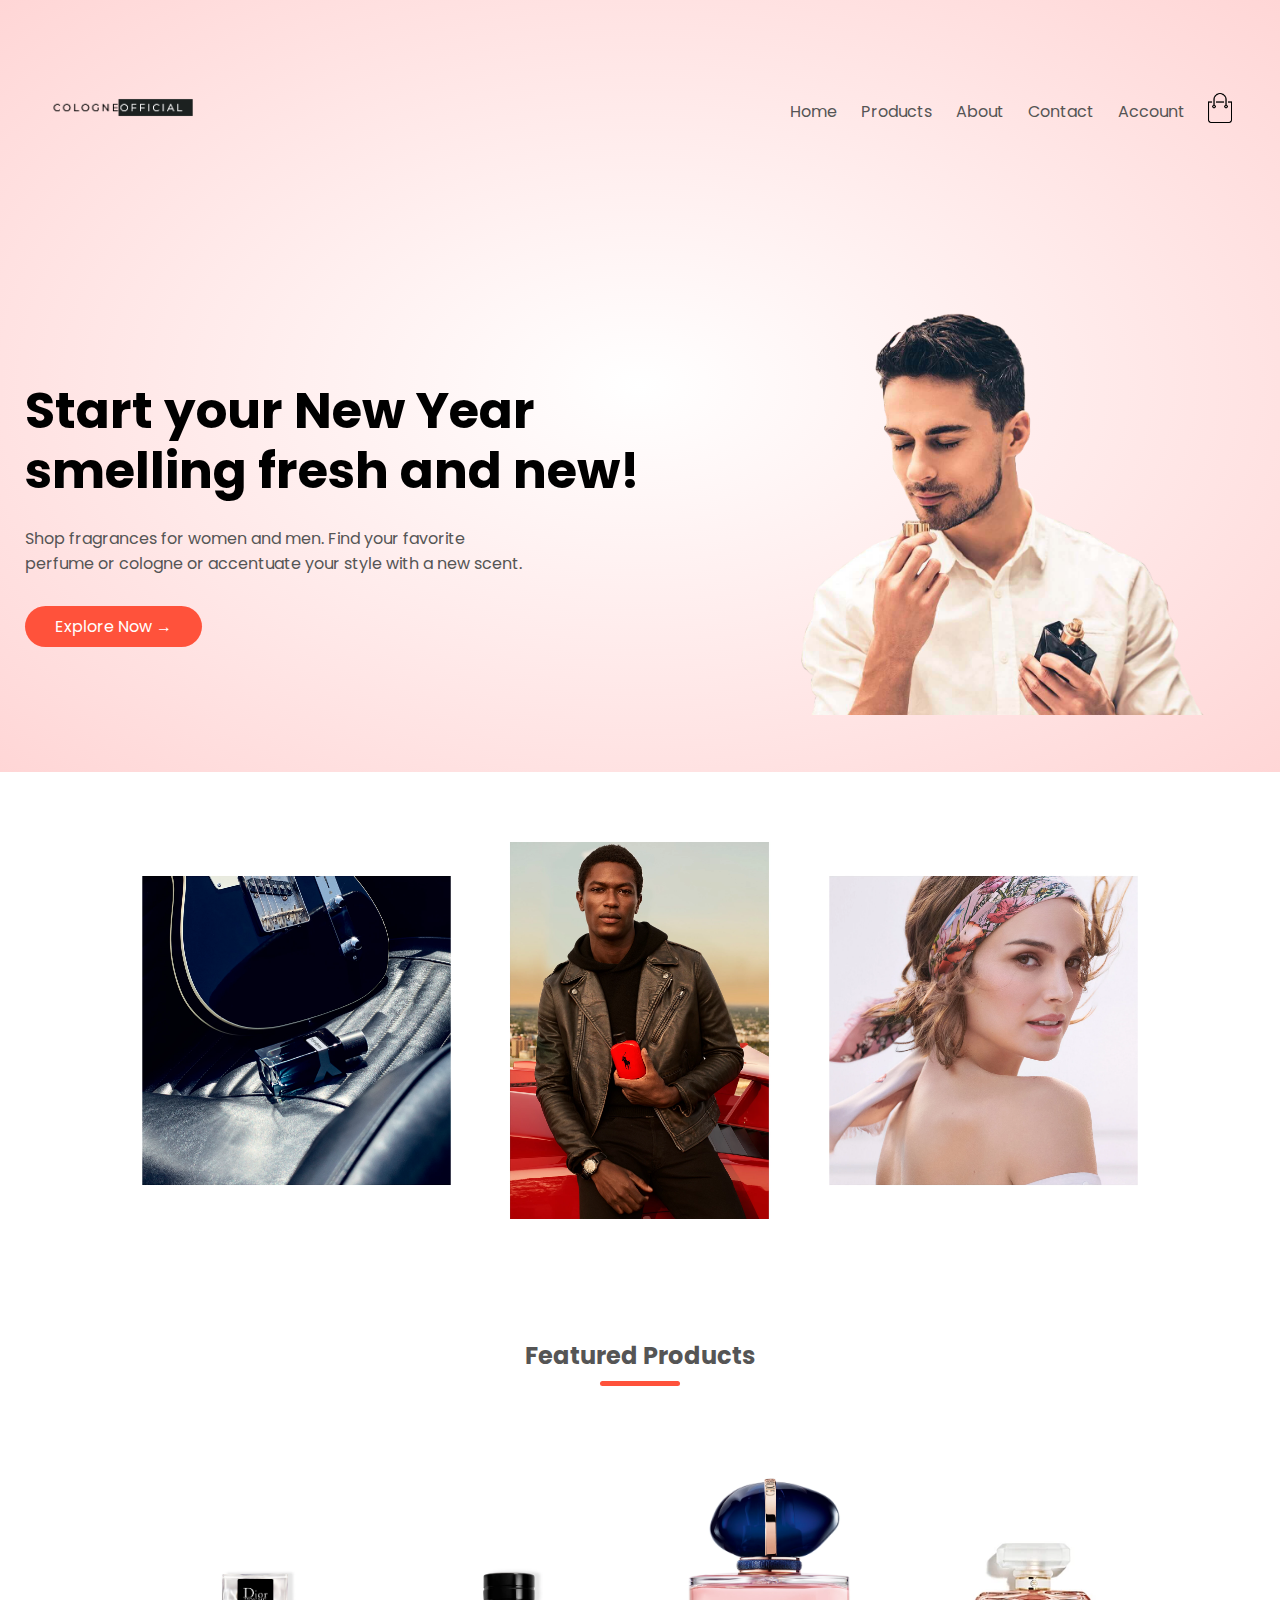
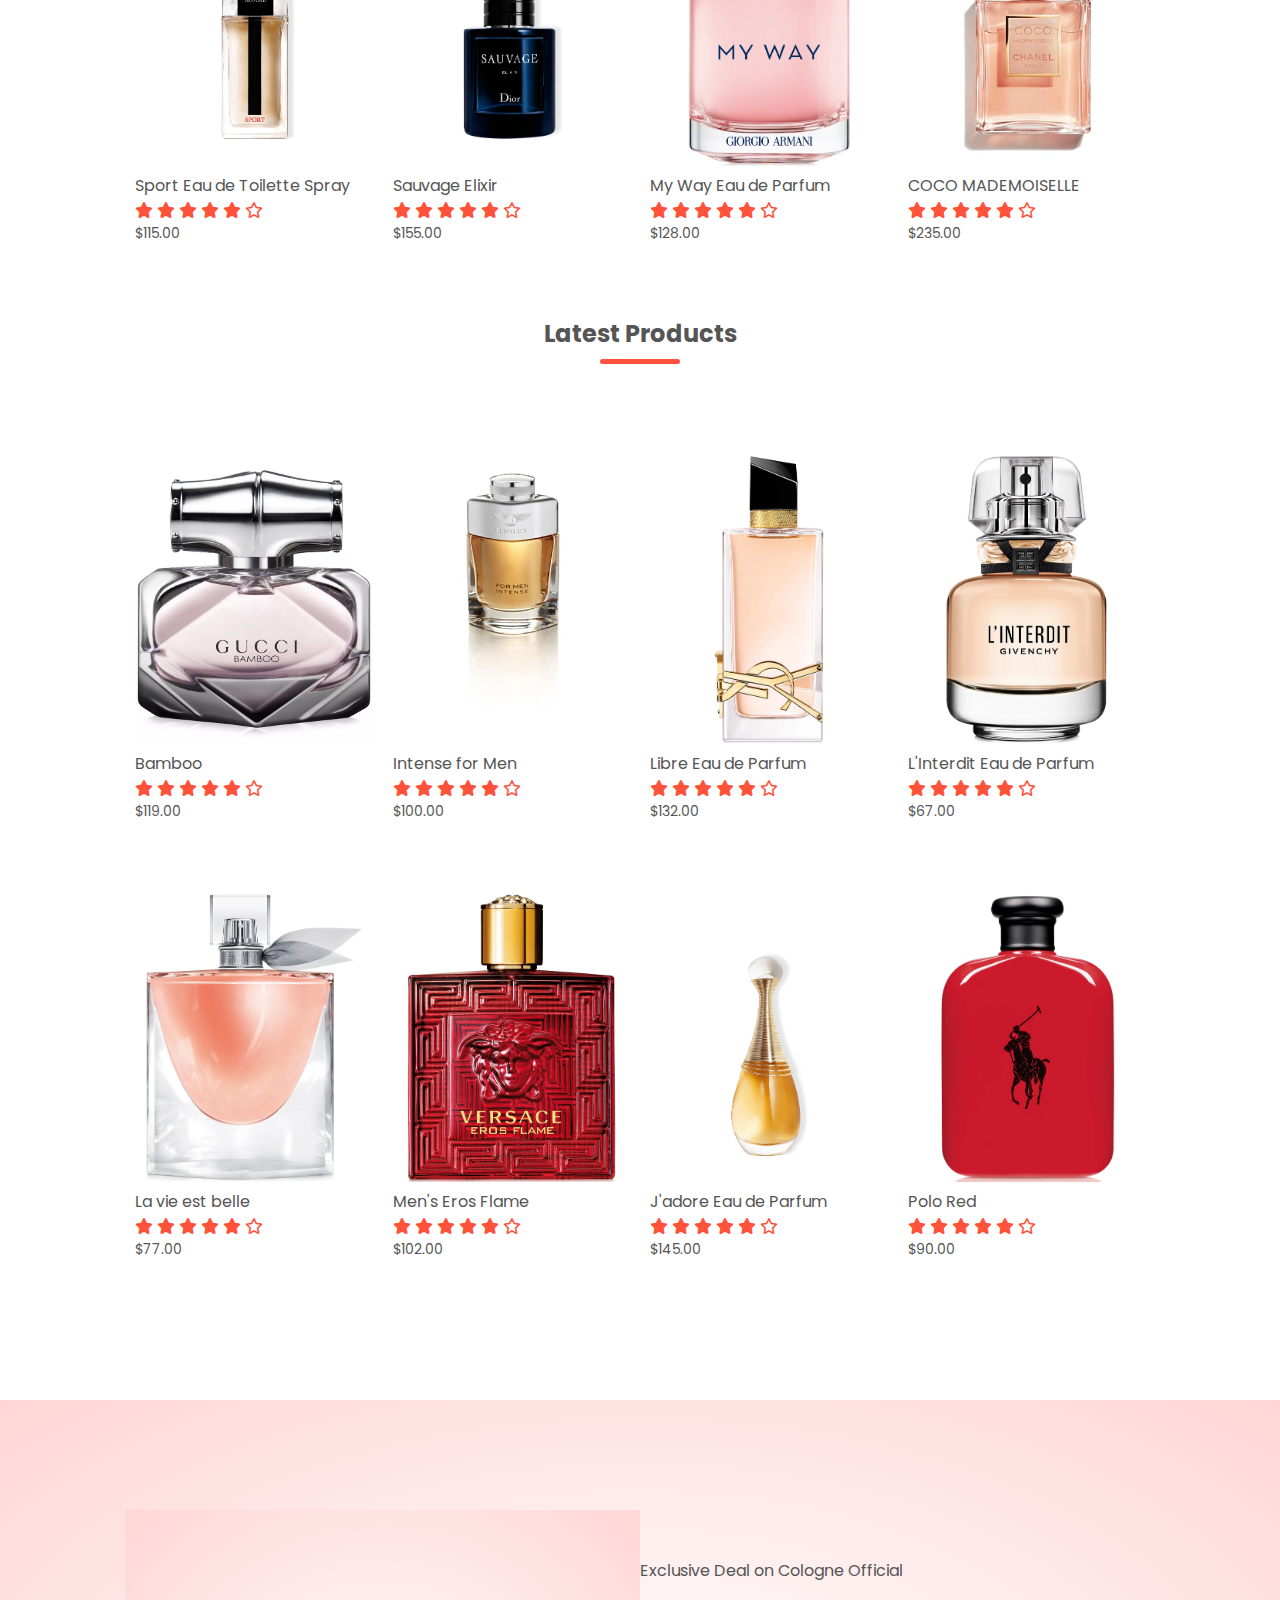
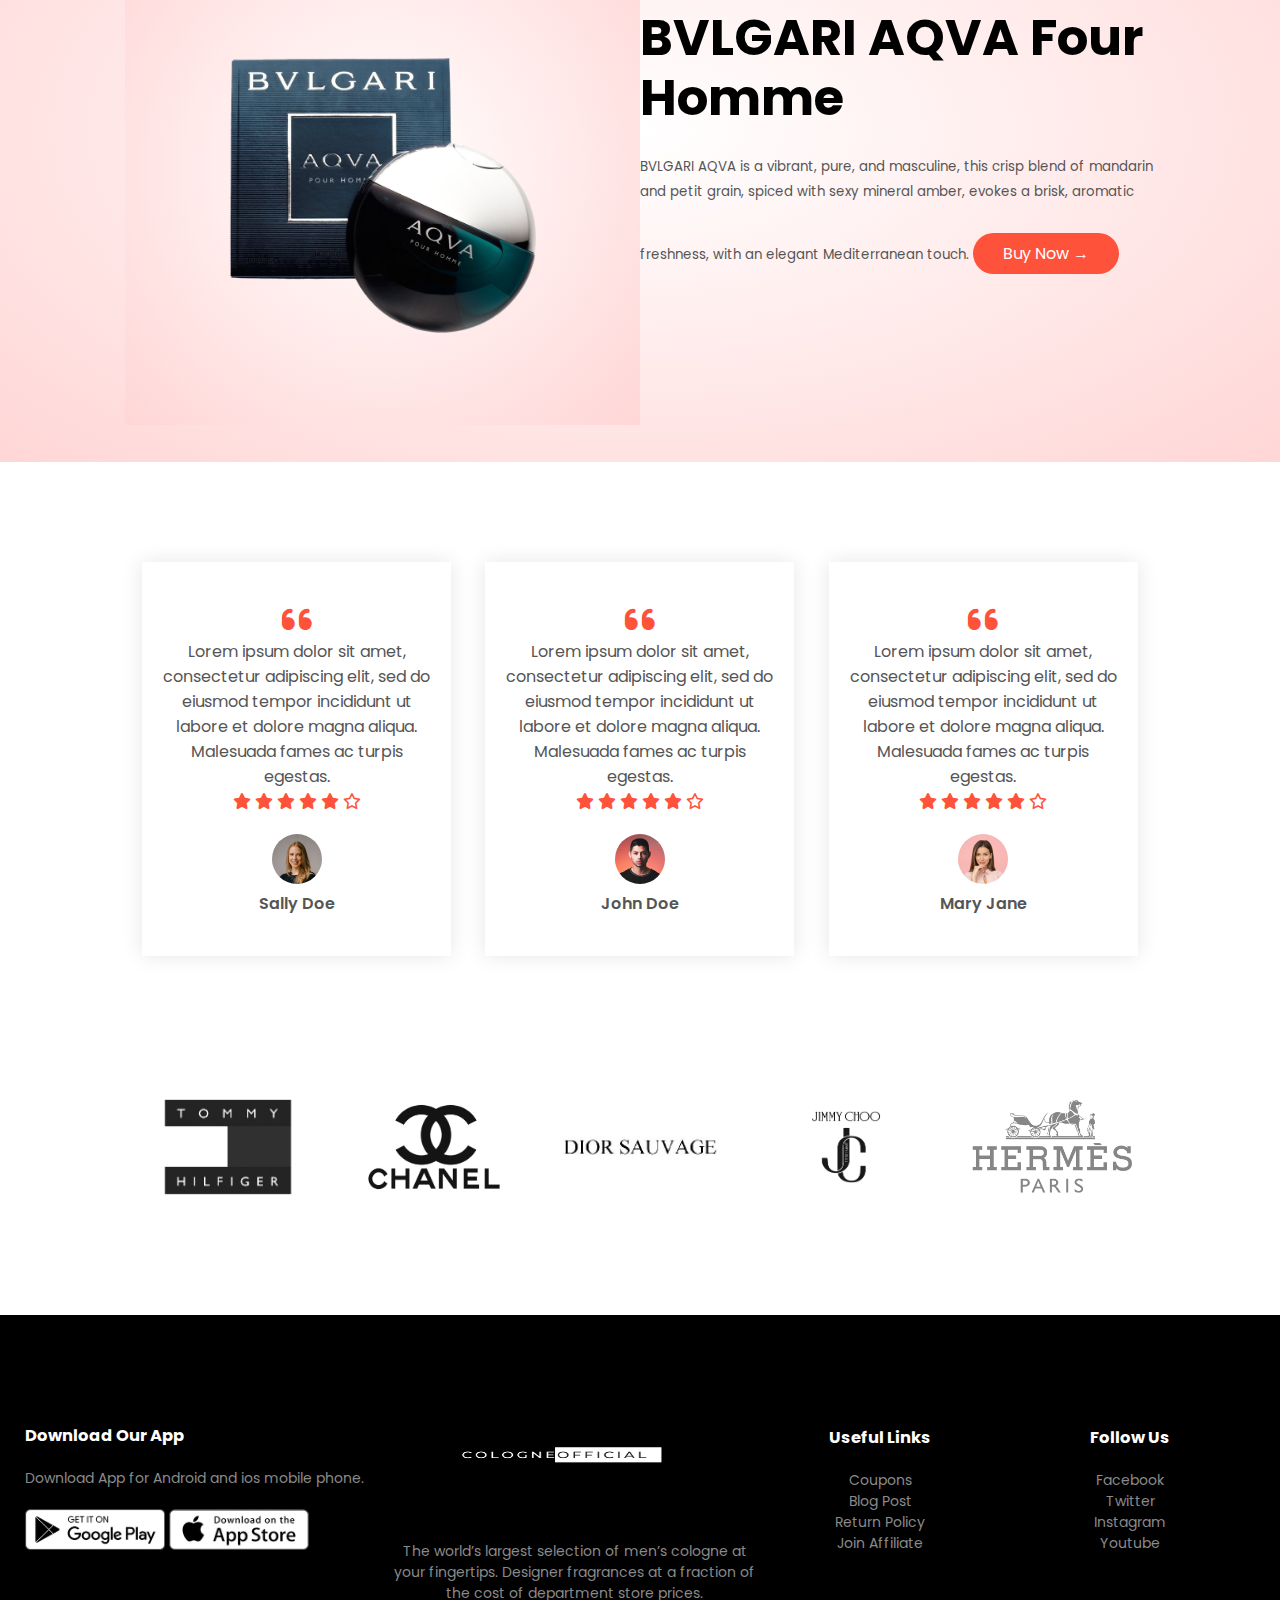
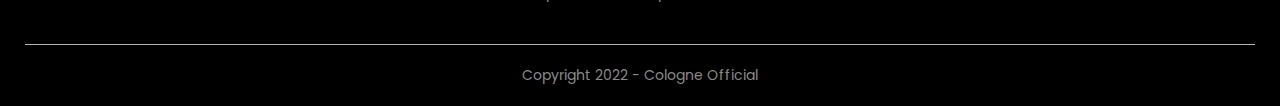
<file: index.html>
<!DOCTYPE html>
<html lang="en">
  <head>
    <meta charset="UTF-8" />
    <meta name="viewport" content="width=device-width, initial-scale=1.0">
    <meta http-equiv="X-UA-Compatible" content="IE=edge" />
    <meta name="viewport" content="width=device-width, initial-scale=1.0" />

    <link rel="stylesheet" href="style.css" />
    <link rel="preconnect" href="https://fonts.googleapis.com" />
    <link rel="preconnect" href="https://fonts.gstatic.com" crossorigin />
    <link
      href="https://fonts.googleapis.com/css2?family=IBM+Plex+Sans:wght@200&family=Montserrat:ital,wght@0,400;0,700;1,700&family=Poppins:wght@300;500;600;700&display=swap"
      rel="stylesheet"
    />

    <link rel="stylesheet" href="https://cdnjs.cloudflare.com/ajax/libs/font-awesome/6.0.0-beta3/css/all.min.css">

    <title>Cologne Official | Ecommerce Website Design</title>
  </head>
  <body>


    <!-- header items -->


    <div class="header">

      <div class="container">

        <div class="navbar">
          <div class="logo">
            <img src="images/Cologne-2.png" alt="logo" width="175px" />
          </div>

          <nav>
            <ul id="MenuItems">
              <li><a href="index.html">Home</a></li>
              <li><a href="products.html">Products</a></li>
              <li><a href="">About</a></li>
              <li><a href="">Contact</a></li>
              <li><a href="account.html">Account</a></li>
            </ul>
          </nav>

          <a href="cart.html"><img src="images/cart.png" alt="cart-img" width="30px" height="30px"></a>
          <img class="menu-icon" src="images/menu.png" alt="menu-icon" onclick="menuToggle()">

        </div>

        <div class="row">

          <div class="col-2">
            <h1>Start your New Year<br />smelling fresh and new!</h1>
            <p>
              Shop fragrances for women and men. Find your favorite<br />perfume
              or cologne or accentuate your style with a new scent.
            </p>
            <a href="" class="btn">Explore Now &#8594;</a>
          </div>

          <div class="col-2">
            <img src="images/header-img.png" alt="header-img" />
          </div>

        </div>

      </div>

    </div>




    <!-- Featured Categories -->

    <div class="categories">

        <div class="small-container">

            <div class="row">

                <div class="col-3">
                    <img src="images/category-1.webp" alt="category-1">
                </div>
                <div class="col-3">
                    <img src="images/category-2.webp" alt="category-1">
                </div>
                <div class="col-3">
                    <img src="images/category-3.webp" alt="category-1">
                </div>

            </div>

        </div>

    </div>



    <!-- Featured Products -->

    <div class="small-container">
        <h2 class="title">Featured Products</h2>

        <div class="row">

            <div class="col-4">
                <img src="images/Dior-Homme.webp" alt="Dior-Homme">
                <h4>Sport Eau de Toilette Spray</h4>
                <div class="rating">
                    <i class="fas fa-star"></i>
                    <i class="fas fa-star"></i>
                    <i class="fas fa-star"></i>
                    <i class="fas fa-star"></i>
                    <i class="fas fa-star"></i>
                    <i class="far fa-star"></i>
                </div>
                <p>$115.00</p>
            </div>

            <div class="col-4">
                <img src="images/Sauvage.webp" alt="Sauvage">
                <h4>Sauvage Elixir</h4>
                <div class="rating">
                    <i class="fas fa-star"></i>
                    <i class="fas fa-star"></i>
                    <i class="fas fa-star"></i>
                    <i class="fas fa-star"></i>
                    <i class="fas fa-star"></i>
                    <i class="far fa-star"></i>
                </div>
                <p>$155.00</p>
            </div>

            <div class="col-4">
                <img src="images/GiorgioArmani.webp" alt="GiorgioArmani">
                <h4>My Way Eau de Parfum</h4>
                <div class="rating">
                    <i class="fas fa-star"></i>
                    <i class="fas fa-star"></i>
                    <i class="fas fa-star"></i>
                    <i class="fas fa-star"></i>
                    <i class="fas fa-star"></i>
                    <i class="far fa-star"></i>
                </div>
                <p>$128.00</p>
            </div>

            <div class="col-4">
                <img src="images/Chanel.webp" alt="Chanel">
                <h4>COCO MADEMOISELLE</h4>
                <div class="rating">
                    <i class="fas fa-star"></i>
                    <i class="fas fa-star"></i>
                    <i class="fas fa-star"></i>
                    <i class="fas fa-star"></i>
                    <i class="fas fa-star"></i>
                    <i class="far fa-star"></i>
                </div>
                <p>$235.00</p>
            </div>

        </div>


        <!-- Latest Products -->

        <h2 class="title">Latest Products</h2>

        <div class="row">

            <div class="col-4">
                <img src="images/Gucci.webp" alt="Gucci">
                <h4>Bamboo</h4>
                <div class="rating">
                    <i class="fas fa-star"></i>
                    <i class="fas fa-star"></i>
                    <i class="fas fa-star"></i>
                    <i class="fas fa-star"></i>
                    <i class="fas fa-star"></i>
                    <i class="far fa-star"></i>
                </div>
                <p>$119.00</p>
            </div>

            <div class="col-4">
                <img src="images/Bentley.webp" alt="Bentley">
                <h4>Intense for Men</h4>
                <div class="rating">
                    <i class="fas fa-star"></i>
                    <i class="fas fa-star"></i>
                    <i class="fas fa-star"></i>
                    <i class="fas fa-star"></i>
                    <i class="fas fa-star"></i>
                    <i class="far fa-star"></i>
                </div>
                <p>$100.00</p>
            </div>

            <div class="col-4">
                <img src="images/yvessaintlaurent.webp" alt="yvessaintlaurent">
                <h4>Libre Eau de Parfum</h4>
                <div class="rating">
                    <i class="fas fa-star"></i>
                    <i class="fas fa-star"></i>
                    <i class="fas fa-star"></i>
                    <i class="fas fa-star"></i>
                    <i class="fas fa-star"></i>
                    <i class="far fa-star"></i>
                </div>
                <p>$132.00</p>
            </div>

            <div class="col-4">
                <img src="images/linterdit.webp" alt="linterdit">
                <h4>L'Interdit Eau de Parfum</h4>
                <div class="rating">
                    <i class="fas fa-star"></i>
                    <i class="fas fa-star"></i>
                    <i class="fas fa-star"></i>
                    <i class="fas fa-star"></i>
                    <i class="fas fa-star"></i>
                    <i class="far fa-star"></i>
                </div>
                <p>$67.00</p>
            </div>

        </div>

        <div class="row">

            <div class="col-4">
                <img src="images/Lancome.webp" alt="Lancome">
                <h4>La vie est belle</h4>
                <div class="rating">
                    <i class="fas fa-star"></i>
                    <i class="fas fa-star"></i>
                    <i class="fas fa-star"></i>
                    <i class="fas fa-star"></i>
                    <i class="fas fa-star"></i>
                    <i class="far fa-star"></i>
                </div>
                <p>$77.00</p>
            </div>

            <div class="col-4">
                <img src="images/Versace.webp" alt="Versace">
                <h4>Men's Eros Flame</h4>
                <div class="rating">
                    <i class="fas fa-star"></i>
                    <i class="fas fa-star"></i>
                    <i class="fas fa-star"></i>
                    <i class="fas fa-star"></i>
                    <i class="fas fa-star"></i>
                    <i class="far fa-star"></i>
                </div>
                <p>$102.00</p>
            </div>

            <div class="col-4">
                <img src="images/Diorwomen.webp" alt="Dior-Women">
                <h4>J'adore Eau de Parfum</h4>
                <div class="rating">
                    <i class="fas fa-star"></i>
                    <i class="fas fa-star"></i>
                    <i class="fas fa-star"></i>
                    <i class="fas fa-star"></i>
                    <i class="fas fa-star"></i>
                    <i class="far fa-star"></i>
                </div>
                <p>$145.00</p>
            </div>

            <div class="col-4">
                <img src="images/RalphLauren.webp" alt="RalphLauren">
                <h4>Polo Red</h4>
                <div class="rating">
                    <i class="fas fa-star"></i>
                    <i class="fas fa-star"></i>
                    <i class="fas fa-star"></i>
                    <i class="fas fa-star"></i>
                    <i class="fas fa-star"></i>
                    <i class="far fa-star"></i>
                </div>
                <p>$90.00</p>
            </div>

        </div>
    </div>


    <!-- Offer Section -->

    <div class="offer">

        <div class="small-container">

            <div class="row">
                <div class="col-2">
                    <img class="offer" src="images/Hello.png" alt="Offer-image">
                </div>
                <div class="col-2">
                    <p>Exclusive Deal on Cologne Official</p>
                    <h1>BVLGARI AQVA Four Homme</h1>
                    <small>BVLGARI AQVA is a vibrant, pure, and masculine, this crisp blend of mandarin and petit grain, spiced with sexy mineral amber, evokes a brisk, aromatic freshness, with an elegant Mediterranean touch.</small>
                    <a href="" class="btn">Buy Now &#8594;</a>
                </div>
            </div>

        </div>

    </div>





    <!-- Testimonial Section -->

    <div class="testimonial">
        <div class="small-container">
            <div class="row">

                <div class="col-3">
                    <i class="fas fa-quote-left"></i>
                    <p>Lorem ipsum dolor sit amet, consectetur adipiscing elit, sed do eiusmod tempor incididunt ut labore et dolore magna aliqua. Malesuada fames ac turpis egestas.</p>
                    <div class="rating">
                        <i class="fas fa-star"></i>
                        <i class="fas fa-star"></i>
                        <i class="fas fa-star"></i>
                        <i class="fas fa-star"></i>
                        <i class="fas fa-star"></i>
                        <i class="far fa-star"></i>
                    </div>
                    <img src="images/user-1.png" alt="user-1">
                    <h3>Sally Doe</h3>
                </div>

                <div class="col-3">
                    <i class="fas fa-quote-left"></i>
                    <p>Lorem ipsum dolor sit amet, consectetur adipiscing elit, sed do eiusmod tempor incididunt ut labore et dolore magna aliqua. Malesuada fames ac turpis egestas.</p>
                    <div class="rating">
                        <i class="fas fa-star"></i>
                        <i class="fas fa-star"></i>
                        <i class="fas fa-star"></i>
                        <i class="fas fa-star"></i>
                        <i class="fas fa-star"></i>
                        <i class="far fa-star"></i>
                    </div>
                    <img src="images/user-2.png" alt="user-2">
                    <h3>John Doe</h3>
                </div>

                <div class="col-3">
                    <i class="fas fa-quote-left"></i>
                    <p>Lorem ipsum dolor sit amet, consectetur adipiscing elit, sed do eiusmod tempor incididunt ut labore et dolore magna aliqua. Malesuada fames ac turpis egestas.</p>
                    <div class="rating">
                        <i class="fas fa-star"></i>
                        <i class="fas fa-star"></i>
                        <i class="fas fa-star"></i>
                        <i class="fas fa-star"></i>
                        <i class="fas fa-star"></i>
                        <i class="far fa-star"></i>
                    </div>
                    <img src="images/user-3.png" alt="user-3">
                    <h3>Mary Jane</h3>
                </div>

            </div>
        </div>
    </div>




        <!-- Brands Section -->



        <div class="brands">
            <div class="small-container">

                <div class="row">

                    <div class="col-5">
                        <img src="images/Tommy-Hilfiger-Logo.png" alt="brand-1">
                    </div>

                    <div class="col-5">
                        <img src="images/coco.jpg" alt="brand-2">
                    </div>

                    <div class="col-5">
                        <img src="images/diorsauvage.jpeg" alt="brand-3">
                    </div>

                    <div class="col-5">
                        <img src="images/Jimmy_Choo_Ltd-Logo.wine.png" alt="brand-4">
                    </div>

                    <div class="col-5">
                        <img src="images/Hermes.png" alt="brand-5">
                    </div>

                </div>
            </div>
        </div>




        <!-- Footer Section -->


        <div class="footer">
            <div class="container">
                <div class="row">

                    <div class="footer-col-1">
                        <h3>Download Our App</h3>
                        <p>Download App for Android and ios mobile phone.</p>
                        <div class="app-logo">
                            <img src="images/play-store.png" alt="play-store">
                            <img src="images/app-store.png" alt="app-store">
                        </div>
                    </div> 

                    <div class="footer-col-2">
                        <img src="images/Cologne-logo-footer.png" alt="logo-footer">
                        <p>The world’s largest selection of men’s cologne at your fingertips. Designer fragrances at a fraction of the cost of department store prices.</p>
                    </div>


                    <div class="footer-col-3">
                        <h3>Useful Links</h3>
                        <ul>
                            <li>Coupons</li>
                            <li>Blog Post</li>
                            <li>Return Policy</li>
                            <li>Join Affiliate</li>
                        </ul>
                    </div>


                    <div class="footer-col-4">
                        <h3>Follow Us</h3>
                        <ul>
                            <li>Facebook</li>
                            <li>Twitter</li>
                            <li>Instagram</li>
                            <li>Youtube</li>
                        </ul>
                    </div>

                </div>

                <hr>

                <p class="copyright">Copyright 2022 - Cologne Official</p>
            </div>
        </div>


        <!-- js for toggle menu -->


        <script>

            var menuItems = document.getElementById('MenuItems')

            menuItems.style.maxHeight = "0px"

            function menuToggle() {
                if (menuItems.style.maxHeight == "0px") {
                    menuItems.style.maxHeight = "200px"
                }
                else {
                    menuItems.style.maxHeight = "0px"
                }
            }


        </script>

  </body>
</html>
</file>
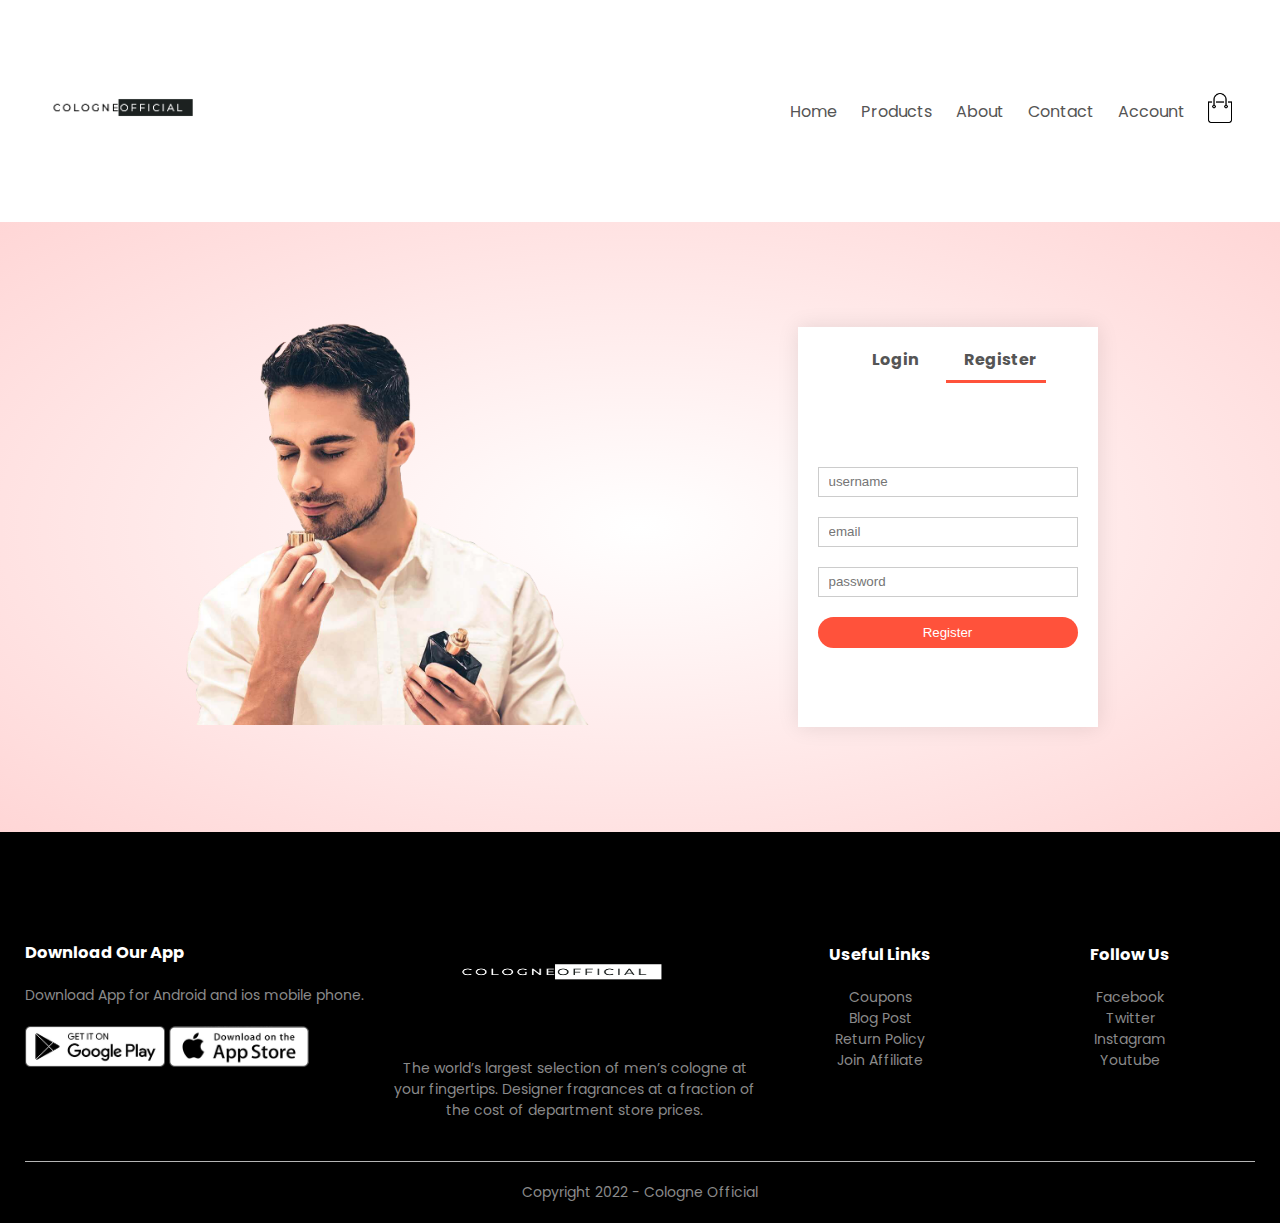
<file: account.html>
<!DOCTYPE html>
<html lang="en">
  <head>
    <meta charset="UTF-8" />
    <meta name="viewport" content="width=device-width, initial-scale=1.0">
    <meta http-equiv="X-UA-Compatible" content="IE=edge" />
    <meta name="viewport" content="width=device-width, initial-scale=1.0" />

    <link rel="stylesheet" href="style.css" />
    <link rel="preconnect" href="https://fonts.googleapis.com" />
    <link rel="preconnect" href="https://fonts.gstatic.com" crossorigin />
    <link
      href="https://fonts.googleapis.com/css2?family=IBM+Plex+Sans:wght@200&family=Montserrat:ital,wght@0,400;0,700;1,700&family=Poppins:wght@300;500;600;700&display=swap"
      rel="stylesheet"
    />

    <link rel="stylesheet" href="https://cdnjs.cloudflare.com/ajax/libs/font-awesome/6.0.0-beta3/css/all.min.css">

    <title>All Products - Cologne Official | Ecommerce Website Design</title>
  </head>


  <body>


    <!-- Header section -->


      <div class="container">

        <div class="navbar">
          <div class="logo">
            <img src="images/Cologne-2.png" alt="logo" width="175px" />
          </div>

          <nav>
            <ul id="MenuItems">
              <li><a href="index.html">Home</a></li>
              <li><a href="products.html">Products</a></li>
              <li><a href="">About</a></li>
              <li><a href="">Contact</a></li>
              <li><a href="account.html">Account</a></li>
            </ul>
          </nav>

          <a href="cart.html"><img src="images/cart.png" alt="cart-img" width="30px" height="30px"></a>
          <img class="menu-icon" src="images/menu.png" alt="menu-icon" onclick="menuToggle()">

        </div>

      </div>


    
      <!-- Account Section -->


      <div class="account-page">
          <div class="container">
              <div class="row">

                  <div class="col-2">
                      <img src="images/header-img.png" alt="" width="100%">
                  </div>

                  <div class="col-2">
                      <div class="form-container">
                              <div class="form-btn">
                                  <span onclick="login()">Login</span>
                                  <span onclick="register()">Register</span>
                                  <hr id="indicator">
                              </div>

                              <form action="" id="loginForm">
                                <input action="" type="text" placeholder='username'></input>
                                <input action="" type="password" placeholder='password'></input>
                                <button type="submit" class='btn'>Login</button>
                                <a href="">Forgot Password</a>
                              </form>

                              <form action="" id="registerForm">
                                <input action="" type="text" placeholder='username'></input>
                                <input action="" type="email" placeholder='email'></input>
                                <input action="" type="password" placeholder='password'></input>
                                <button type="submit" class='btn'>Register</button>
                              </form>
                              

                      </div>
                  </div>

              </div>
          </div>
      </div>







        <!-- Footer Section -->


        <div class="footer">
            <div class="container">
                <div class="row">

                    <div class="footer-col-1">
                        <h3>Download Our App</h3>
                        <p>Download App for Android and ios mobile phone.</p>
                        <div class="app-logo">
                            <img src="images/play-store.png" alt="play-store">
                            <img src="images/app-store.png" alt="app-store">
                        </div>
                    </div> 

                    <div class="footer-col-2">
                        <img src="images/Cologne-logo-footer.png" alt="logo-footer">
                        <p>The world’s largest selection of men’s cologne at your fingertips. Designer fragrances at a fraction of the cost of department store prices.</p>
                    </div>


                    <div class="footer-col-3">
                        <h3>Useful Links</h3>
                        <ul>
                            <li>Coupons</li>
                            <li>Blog Post</li>
                            <li>Return Policy</li>
                            <li>Join Affiliate</li>
                        </ul>
                    </div>


                    <div class="footer-col-4">
                        <h3>Follow Us</h3>
                        <ul>
                            <li>Facebook</li>
                            <li>Twitter</li>
                            <li>Instagram</li>
                            <li>Youtube</li>
                        </ul>
                    </div>

                </div>

                <hr>

                <p class="copyright">Copyright 2022 - Cologne Official</p>
            </div>
        </div>


        <!-- js for toggle menu -->


        <script>

            var menuItems = document.getElementById('MenuItems')

            menuItems.style.maxHeight = "0px"

            function menuToggle() {
                if (menuItems.style.maxHeight == "0px") {
                    menuItems.style.maxHeight = "200px"
                }
                else {
                    menuItems.style.maxHeight = "0px"
                }
            }


        </script>


        <!-- js for toggle menu -->

        <script>

            var loginForm = document.getElementById('loginForm')
            var registerForm = document.getElementById('registerForm')
            var indicator = document.getElementById('indicator')


            function register() {
                registerForm.style.transform = "translateX(0px)"
                loginForm.style.transform = "translateX(0px)"
                indicator.style.transform = "translateX(100px)"
            }

            function login() {
                registerForm.style.transform = "translateX(300px)"
                loginForm.style.transform = "translateX(300px)"
                indicator.style.transform = "translateX(0px)"
            }



        </script>

  </body>
</html>
</file>
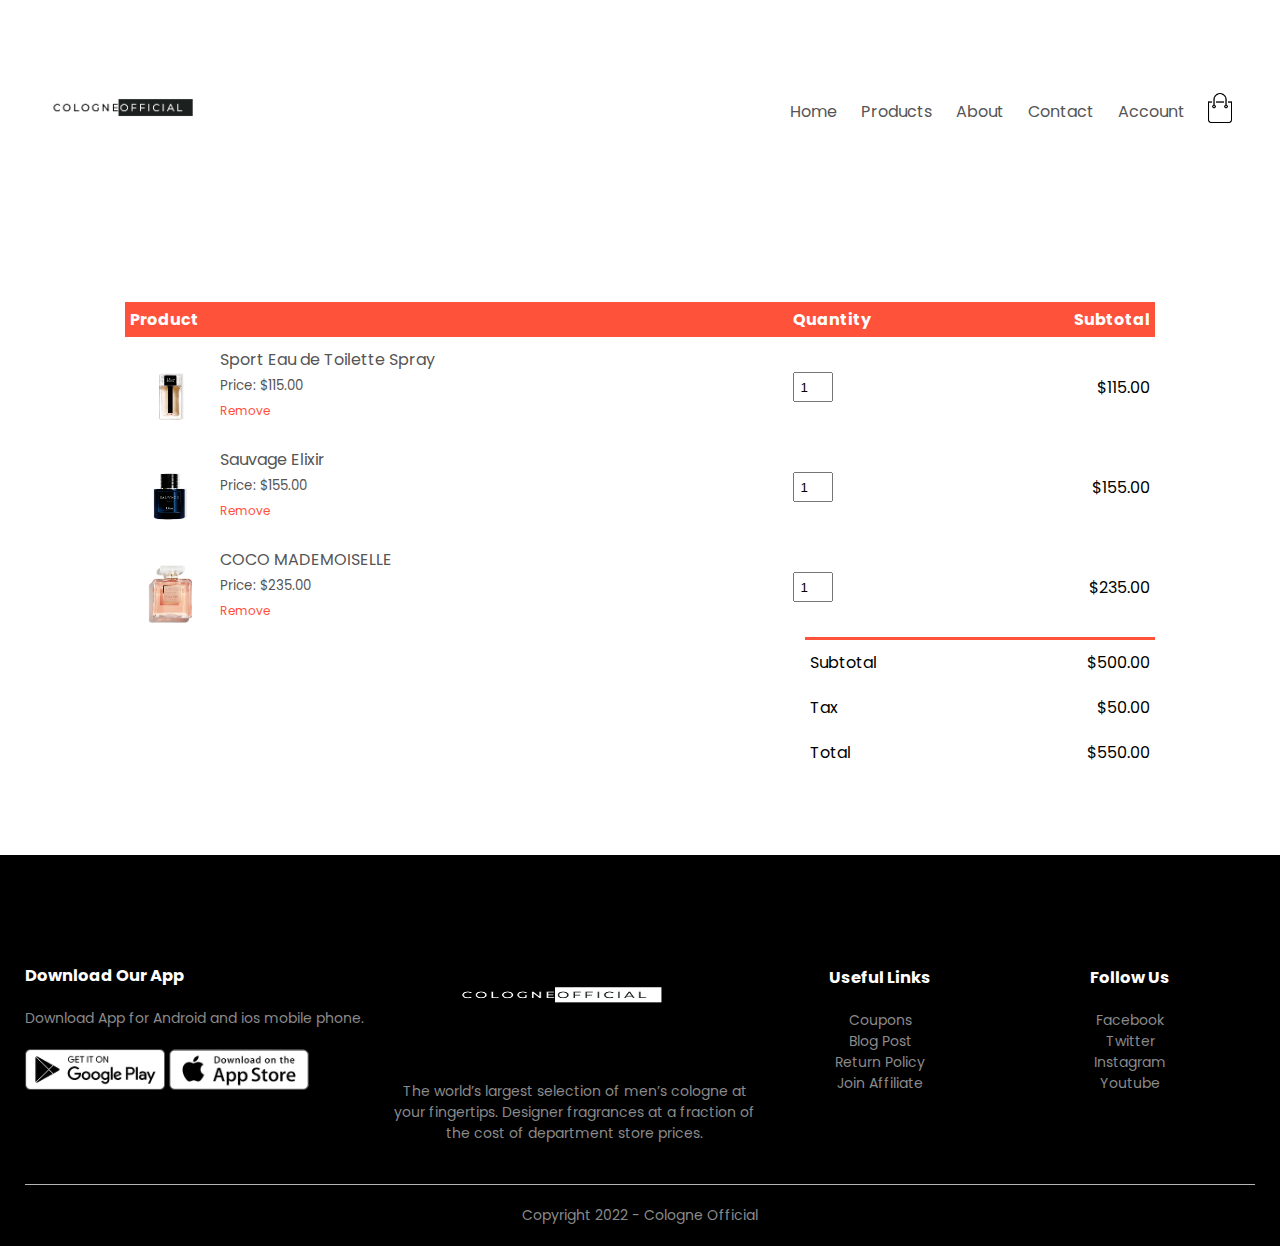
<file: cart.html>
<!DOCTYPE html>
<html lang="en">
  <head>
    <meta charset="UTF-8" />
    <meta name="viewport" content="width=device-width, initial-scale=1.0">
    <meta http-equiv="X-UA-Compatible" content="IE=edge" />
    <meta name="viewport" content="width=device-width, initial-scale=1.0" />

    <link rel="stylesheet" href="style.css" />
    <link rel="preconnect" href="https://fonts.googleapis.com" />
    <link rel="preconnect" href="https://fonts.gstatic.com" crossorigin />
    <link
      href="https://fonts.googleapis.com/css2?family=IBM+Plex+Sans:wght@200&family=Montserrat:ital,wght@0,400;0,700;1,700&family=Poppins:wght@300;500;600;700&display=swap"
      rel="stylesheet"
    />

    <link rel="stylesheet" href="https://cdnjs.cloudflare.com/ajax/libs/font-awesome/6.0.0-beta3/css/all.min.css">

    <title>All Products - Cologne Official | Ecommerce Website Design</title>
  </head>


  <body>


    <!-- Header section -->


      <div class="container">

        <div class="navbar">
          <div class="logo">
            <img src="images/Cologne-2.png" alt="logo" width="175px" />
          </div>

          <nav>
            <ul id="MenuItems">
              <li><a href="index.html">Home</a></li>
              <li><a href="products.html">Products</a></li>
              <li><a href="">About</a></li>
              <li><a href="">Contact</a></li>
              <li><a href="account.html">Account</a></li>
            </ul>
          </nav>

          <a href="cart.html"><img src="images/cart.png" alt="cart-img" width="30px" height="30px"></a>
          <img class="menu-icon" src="images/menu.png" alt="menu-icon" onclick="menuToggle()">

        </div>

      </div>




      <!-- Cart items -->

      <div class="small-container cart-page">

        <table>
            <tr>
                <th>Product</th>
                <th>Quantity</th>
                <th>Subtotal</th>
            </tr>
            <tr>
                <td>
                    <div class="cart-info">
                        <img src="images/Dior-Homme.webp" alt="">
                        <div>
                            <p>Sport Eau de Toilette Spray</p>
                            <small>Price: $115.00</small>
                            <br>
                            <a href="">Remove</a>
                        </div>
                    </div>
                </td>
                <td><input type="number" value="1"></td>
                <td>$115.00</td>
            </tr>

            <tr>
                <td>
                    <div class="cart-info">
                        <img src="images/Sauvage.webp" alt="">
                        <div>
                            <p>Sauvage Elixir</p>
                            <small>Price: $155.00</small>
                            <br>
                            <a href="">Remove</a>
                        </div>
                    </div>
                </td>
                <td><input type="number" value="1"></td>
                <td>$155.00</td>
            </tr>

            <tr>
                <td>
                    <div class="cart-info">
                        <img src="images/Chanel.webp" alt="">
                        <div>
                            <p>COCO MADEMOISELLE</p>
                            <small>Price: $235.00</small>
                            <br>
                            <a href="">Remove</a>
                        </div>
                    </div>
                </td>
                <td><input type="number" value="1"></td>
                <td>$235.00</td>
            </tr>
        </table>



        <div class="total-price">

            <table>
                <tr>
                    <td>Subtotal</td>
                    <td>$500.00</td>
                </tr>
                <tr>
                    <td>Tax</td>
                    <td>$50.00</td>
                </tr>
                <tr>
                    <td>Total</td>
                    <td>$550.00</td>
                </tr>
            </table>



        </div>

      </div>

    











        <!-- Footer Section -->


        <div class="footer">
            <div class="container">
                <div class="row">

                    <div class="footer-col-1">
                        <h3>Download Our App</h3>
                        <p>Download App for Android and ios mobile phone.</p>
                        <div class="app-logo">
                            <img src="images/play-store.png" alt="play-store">
                            <img src="images/app-store.png" alt="app-store">
                        </div>
                    </div> 

                    <div class="footer-col-2">
                        <img src="images/Cologne-logo-footer.png" alt="logo-footer">
                        <p>The world’s largest selection of men’s cologne at your fingertips. Designer fragrances at a fraction of the cost of department store prices.</p>
                    </div>


                    <div class="footer-col-3">
                        <h3>Useful Links</h3>
                        <ul>
                            <li>Coupons</li>
                            <li>Blog Post</li>
                            <li>Return Policy</li>
                            <li>Join Affiliate</li>
                        </ul>
                    </div>


                    <div class="footer-col-4">
                        <h3>Follow Us</h3>
                        <ul>
                            <li>Facebook</li>
                            <li>Twitter</li>
                            <li>Instagram</li>
                            <li>Youtube</li>
                        </ul>
                    </div>

                </div>

                <hr>

                <p class="copyright">Copyright 2022 - Cologne Official</p>
            </div>
        </div>


        <!-- js for toggle menu -->


        <script>

            var menuItems = document.getElementById('MenuItems')

            menuItems.style.maxHeight = "0px"

            function menuToggle() {
                if (menuItems.style.maxHeight == "0px") {
                    menuItems.style.maxHeight = "200px"
                }
                else {
                    menuItems.style.maxHeight = "0px"
                }
            }


        </script>

  </body>
</html>
</file>
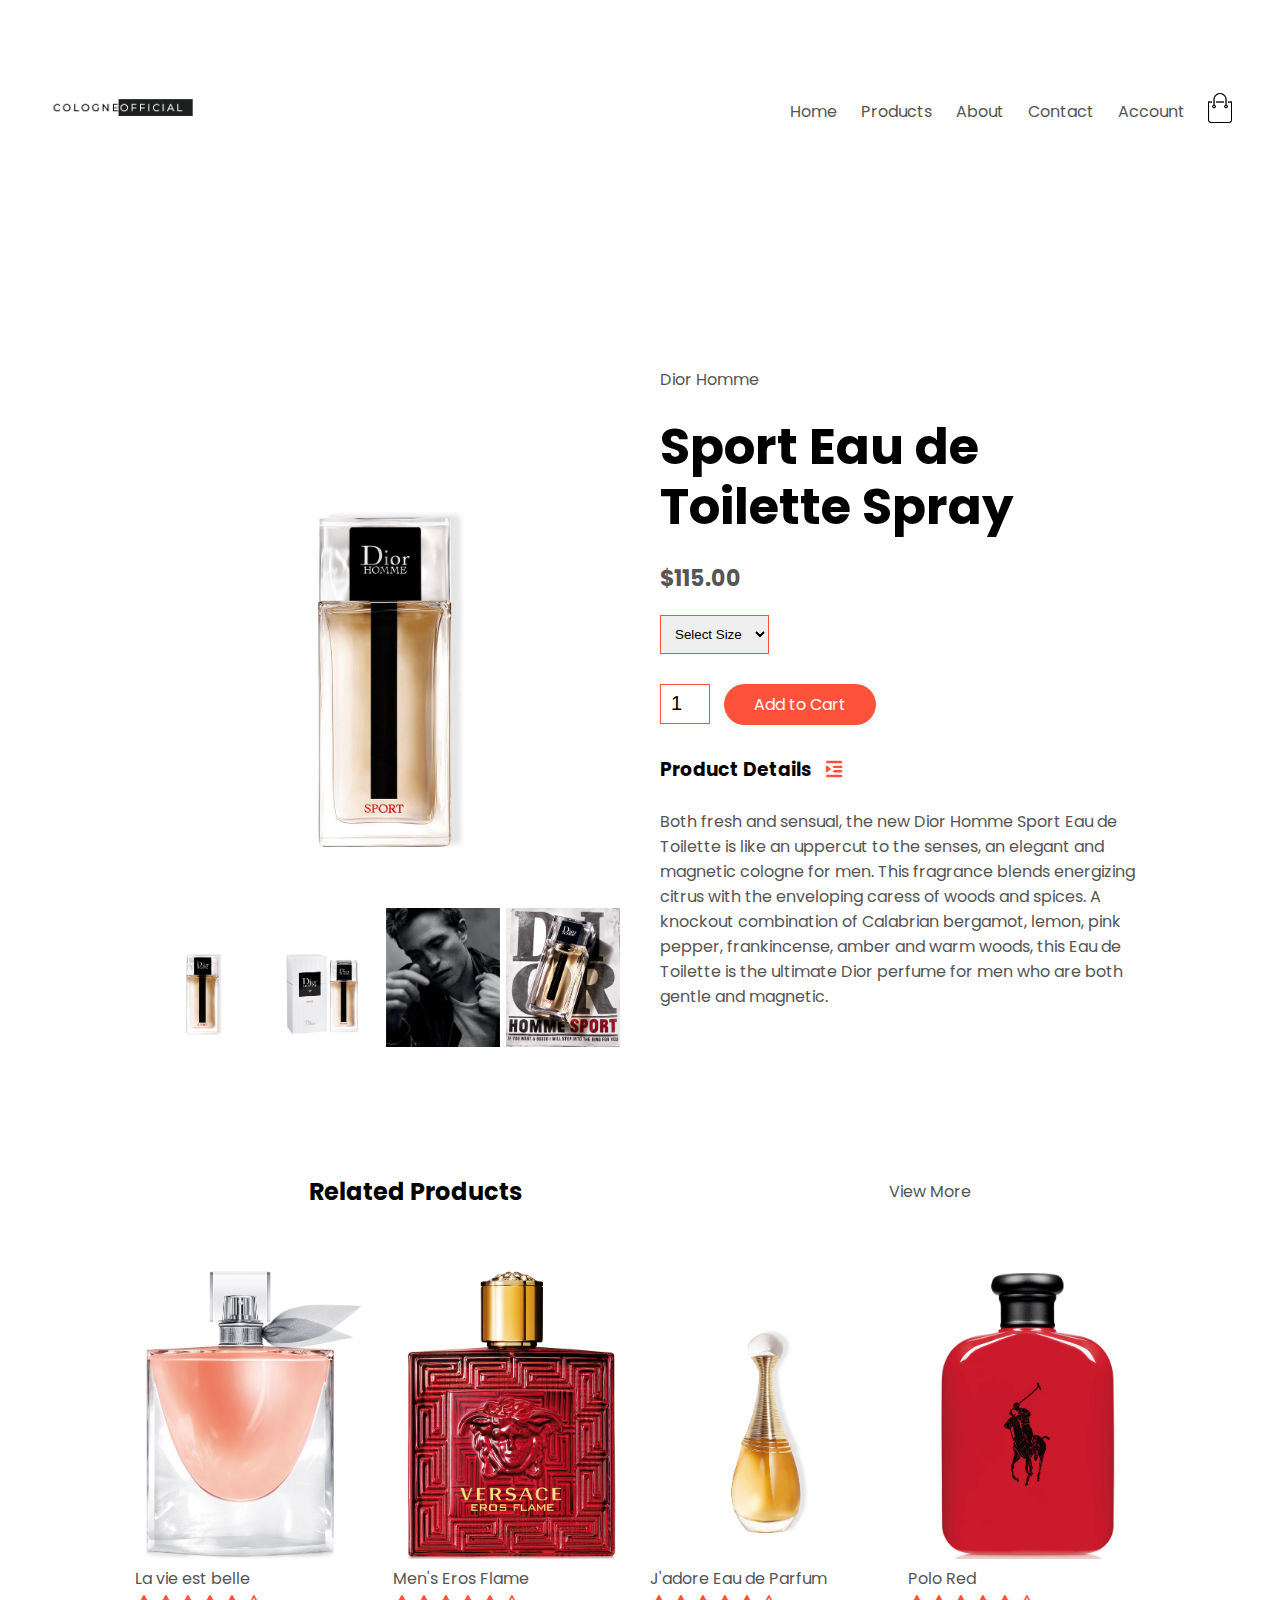
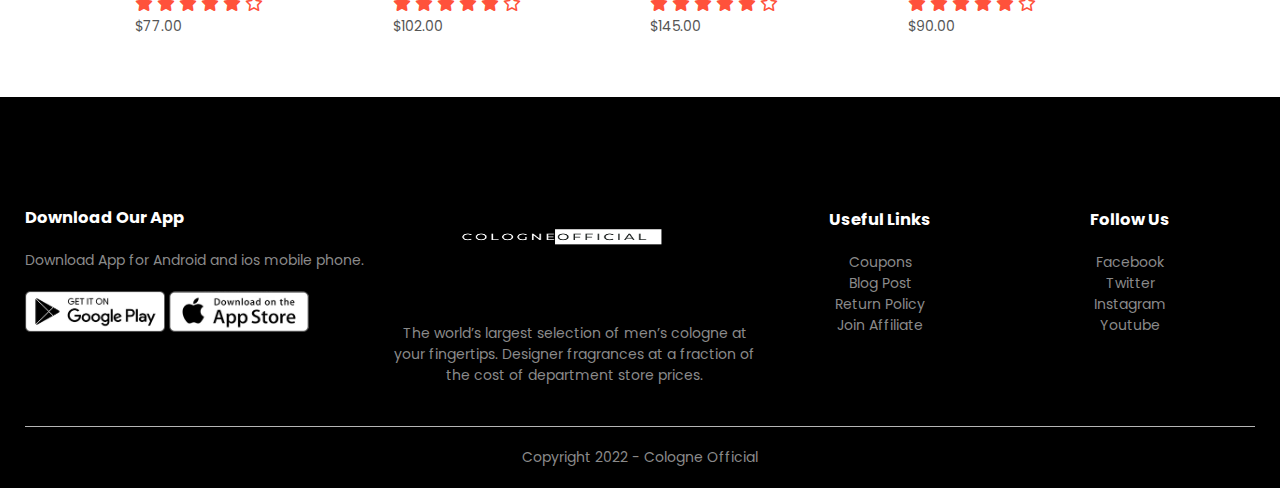
<file: product-details.html>
<!DOCTYPE html>
<html lang="en">
  <head>
    <meta charset="UTF-8" />
    <meta name="viewport" content="width=device-width, initial-scale=1.0">
    <meta http-equiv="X-UA-Compatible" content="IE=edge" />
    <meta name="viewport" content="width=device-width, initial-scale=1.0" />

    <link rel="stylesheet" href="style.css" />
    <link rel="preconnect" href="https://fonts.googleapis.com" />
    <link rel="preconnect" href="https://fonts.gstatic.com" crossorigin />
    <link
      href="https://fonts.googleapis.com/css2?family=IBM+Plex+Sans:wght@200&family=Montserrat:ital,wght@0,400;0,700;1,700&family=Poppins:wght@300;500;600;700&display=swap"
      rel="stylesheet"
    />

    <link rel="stylesheet" href="https://cdnjs.cloudflare.com/ajax/libs/font-awesome/6.0.0-beta3/css/all.min.css">

    <title>All Products - Cologne Official | Ecommerce Website Design</title>
  </head>


  <body>


    <!-- Header section -->


      <div class="container">

        <div class="navbar">
          <div class="logo">
            <img src="images/Cologne-2.png" alt="logo" width="175px" />
          </div>

          <nav>
            <ul id="MenuItems">
              <li><a href="index.html">Home</a></li>
              <li><a href="products.html">Products</a></li>
              <li><a href="">About</a></li>
              <li><a href="">Contact</a></li>
              <li><a href="account.html">Account</a></li>
            </ul>
          </nav>

          <a href="cart.html"><img src="images/cart.png" alt="cart-img" width="30px" height="30px"></a>
          <img class="menu-icon" src="images/menu.png" alt="menu-icon" onclick="menuToggle()">

        </div>

      </div>

       <!-- Single product details -->


       <div class="small-container single-product">
        <div class="row">

            <div class="col-2">
                <img src="images/Dior-Homme.webp" alt="Dior-Homme" width="100%" id="productImg">

                <div class="small-img-row">

                    <div class="small-img-col">
                        <img src="images/Dior-Homme.webp" alt="Dior-Homme" width="100%" class="smallImg">
                    </div>

                    <div class="small-img-col">
                        <img src="images/Dior-homme2.webp" alt="Dior-Homme" width="100%" class="smallImg">
                    </div>

                    <div class="small-img-col">
                        <img src="images/Dior-homme3.webp" alt="Dior-Homme" width="100%" class="smallImg">
                    </div>

                    <div class="small-img-col">
                        <img src="images/Dior-homme4.webp" alt="Dior-Homme" width="100%" class="smallImg">
                    </div>
    
                </div>





            </div>

            <div class="col-2">
                <p>Dior Homme</p>
                <h1>Sport Eau de Toilette Spray</h1>
                <h4>$115.00</h4>
                <select name="" id="">
                    <option value="">Select Size</option>
                    <option value="">4.2 oz</option>
                    <option value="">2.4 oz</option>
                </select>
                <input type="number" name="" id="" value="1">
                <a href="" class="btn">Add to Cart</a>
                <h3>Product Details <i class="fa fa-indent"></i></h3>
                <br>
                <p>Both fresh and sensual, the new Dior Homme Sport Eau de Toilette is like an uppercut to the senses, an elegant and magnetic cologne for men. This fragrance blends energizing citrus with the enveloping caress of woods and spices. A knockout combination of Calabrian bergamot, lemon, pink pepper, frankincense, amber and warm woods, this Eau de Toilette is the ultimate Dior perfume for men who are both gentle and magnetic.</p>
            </div>

        </div>
    </div>


    <!-- title -->

    <div class="small-container">
        <div class="row row-2">
            <h2>Related Products</h2>
            <p>View More</p>
        </div>
    </div>


    <!-- products -->

    <div class="small-container">



        <div class="row">

            <div class="col-4">
                <img src="images/Lancome.webp" alt="Lancome">
                <h4>La vie est belle</h4>
                <div class="rating">
                    <i class="fas fa-star"></i>
                    <i class="fas fa-star"></i>
                    <i class="fas fa-star"></i>
                    <i class="fas fa-star"></i>
                    <i class="fas fa-star"></i>
                    <i class="far fa-star"></i>
                </div>
                <p>$77.00</p>
            </div>

            <div class="col-4">
                <img src="images/Versace.webp" alt="Versace">
                <h4>Men's Eros Flame</h4>
                <div class="rating">
                    <i class="fas fa-star"></i>
                    <i class="fas fa-star"></i>
                    <i class="fas fa-star"></i>
                    <i class="fas fa-star"></i>
                    <i class="fas fa-star"></i>
                    <i class="far fa-star"></i>
                </div>
                <p>$102.00</p>
            </div>

            <div class="col-4">
                <img src="images/Diorwomen.webp" alt="Dior-Women">
                <h4>J'adore Eau de Parfum</h4>
                <div class="rating">
                    <i class="fas fa-star"></i>
                    <i class="fas fa-star"></i>
                    <i class="fas fa-star"></i>
                    <i class="fas fa-star"></i>
                    <i class="fas fa-star"></i>
                    <i class="far fa-star"></i>
                </div>
                <p>$145.00</p>
            </div>

            <div class="col-4">
                <img src="images/RalphLauren.webp" alt="RalphLauren">
                <h4>Polo Red</h4>
                <div class="rating">
                    <i class="fas fa-star"></i>
                    <i class="fas fa-star"></i>
                    <i class="fas fa-star"></i>
                    <i class="fas fa-star"></i>
                    <i class="fas fa-star"></i>
                    <i class="far fa-star"></i>
                </div>
                <p>$90.00</p>
            </div>

        </div>

    </div>


        <!-- Footer Section -->


        <div class="footer">
            <div class="container">
                <div class="row">

                    <div class="footer-col-1">
                        <h3>Download Our App</h3>
                        <p>Download App for Android and ios mobile phone.</p>
                        <div class="app-logo">
                            <img src="images/play-store.png" alt="play-store">
                            <img src="images/app-store.png" alt="app-store">
                        </div>
                    </div> 

                    <div class="footer-col-2">
                        <img src="images/Cologne-logo-footer.png" alt="logo-footer">
                        <p>The world’s largest selection of men’s cologne at your fingertips. Designer fragrances at a fraction of the cost of department store prices.</p>
                    </div>


                    <div class="footer-col-3">
                        <h3>Useful Links</h3>
                        <ul>
                            <li>Coupons</li>
                            <li>Blog Post</li>
                            <li>Return Policy</li>
                            <li>Join Affiliate</li>
                        </ul>
                    </div>


                    <div class="footer-col-4">
                        <h3>Follow Us</h3>
                        <ul>
                            <li>Facebook</li>
                            <li>Twitter</li>
                            <li>Instagram</li>
                            <li>Youtube</li>
                        </ul>
                    </div>

                </div>

                <hr>

                <p class="copyright">Copyright 2022 - Cologne Official</p>
            </div>
        </div>


        <!-- js for toggle menu -->


        <script>

            var menuItems = document.getElementById('MenuItems')

            menuItems.style.maxHeight = "0px"

            function menuToggle() {
                if (menuItems.style.maxHeight == "0px") {
                    menuItems.style.maxHeight = "200px"
                }
                else {
                    menuItems.style.maxHeight = "0px"
                }
            }


        </script>


        <!-- js for product image gallery -->


        <script>
            var productImage = document.getElementById('productImg')
            var smallImage = document.getElementsByClassName('smallImg')

            smallImage[0].onclick = function() {
                productImage.src = smallImage[0].src
            }
            smallImage[1].onclick = function() {
                productImage.src = smallImage[1].src
            }
            smallImage[2].onclick = function() {
                productImage.src = smallImage[2].src
            }
            smallImage[3].onclick = function() {
                productImage.src = smallImage[3].src
            }

        </script>
  </body>
</html>
</file>
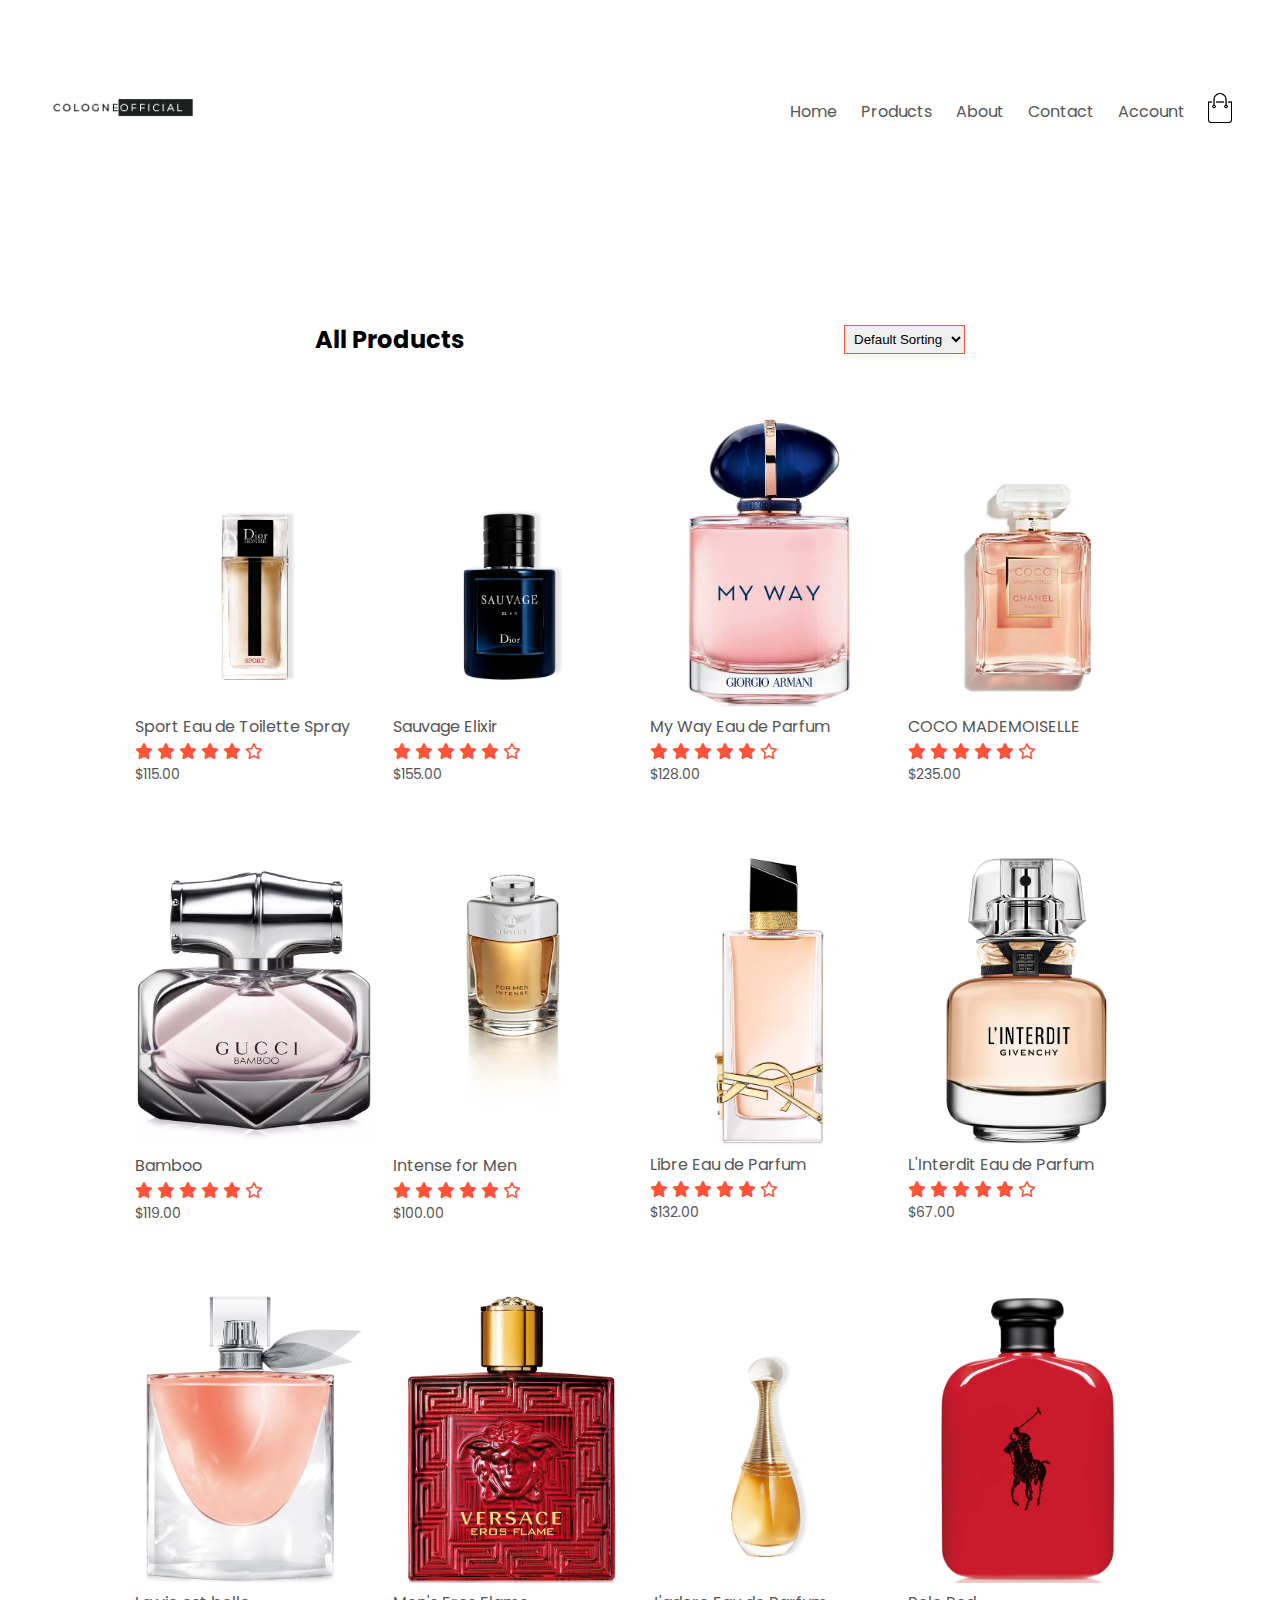
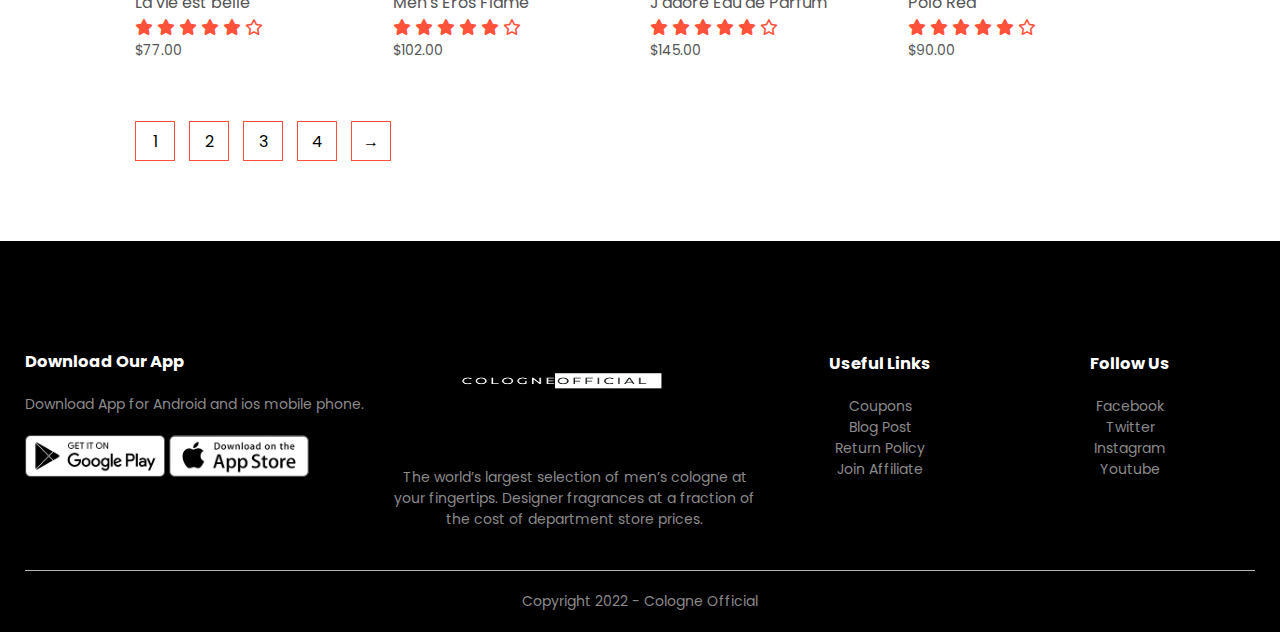
<file: products.html>
<!DOCTYPE html>
<html lang="en">
  <head>
    <meta charset="UTF-8" />
    <meta name="viewport" content="width=device-width, initial-scale=1.0">
    <meta http-equiv="X-UA-Compatible" content="IE=edge" />
    <meta name="viewport" content="width=device-width, initial-scale=1.0" />

    <link rel="stylesheet" href="style.css" />
    <link rel="preconnect" href="https://fonts.googleapis.com" />
    <link rel="preconnect" href="https://fonts.gstatic.com" crossorigin />
    <link
      href="https://fonts.googleapis.com/css2?family=IBM+Plex+Sans:wght@200&family=Montserrat:ital,wght@0,400;0,700;1,700&family=Poppins:wght@300;500;600;700&display=swap"
      rel="stylesheet"
    />

    <link rel="stylesheet" href="https://cdnjs.cloudflare.com/ajax/libs/font-awesome/6.0.0-beta3/css/all.min.css">

    <title>All Products - Cologne Official | Ecommerce Website Design</title>
  </head>


  <body>


    <!-- Header section -->


      <div class="container">

        <div class="navbar">
          <div class="logo">
            <img src="images/Cologne-2.png" alt="logo" width="175px" />
          </div>

          <nav>
            <ul id="MenuItems">
              <li><a href="index.html">Home</a></li>
              <li><a href="products.html">Products</a></li>
              <li><a href="">About</a></li>
              <li><a href="">Contact</a></li>
              <li><a href="account.html">Account</a></li>
            </ul>
          </nav>

          <a href="cart.html"><img src="images/cart.png" alt="cart-img" width="30px" height="30px"></a>
          <img class="menu-icon" src="images/menu.png" alt="menu-icon" onclick="menuToggle()">

        </div>

      </div>


      <!-- All the products -->


    <div class="small-container">


        <div class="row row-2">
            <h2>All Products</h2>
            <select>
                <option value="">Default Sorting</option>
                <option value="">Sort by Price</option>
                <option value="">By Popularity</option>
                <option value="">Womens</option>
                <option value="">Mens</option>
            </select>
        </div>



        <div class="row">

            <div class="col-4">
                <a href="product-details.html"><img src="images/Dior-Homme.webp" alt="Dior-Homme"></a>
                <a href="product-details.html"><h4>Sport Eau de Toilette Spray</h4></a>
                <div class="rating">
                    <i class="fas fa-star"></i>
                    <i class="fas fa-star"></i>
                    <i class="fas fa-star"></i>
                    <i class="fas fa-star"></i>
                    <i class="fas fa-star"></i>
                    <i class="far fa-star"></i>
                </div>
                <p>$115.00</p>
            </div>

            <div class="col-4">
                <img src="images/Sauvage.webp" alt="Sauvage">
                <h4>Sauvage Elixir</h4>
                <div class="rating">
                    <i class="fas fa-star"></i>
                    <i class="fas fa-star"></i>
                    <i class="fas fa-star"></i>
                    <i class="fas fa-star"></i>
                    <i class="fas fa-star"></i>
                    <i class="far fa-star"></i>
                </div>
                <p>$155.00</p>
            </div>

            <div class="col-4">
                <img src="images/GiorgioArmani.webp" alt="GiorgioArmani">
                <h4>My Way Eau de Parfum</h4>
                <div class="rating">
                    <i class="fas fa-star"></i>
                    <i class="fas fa-star"></i>
                    <i class="fas fa-star"></i>
                    <i class="fas fa-star"></i>
                    <i class="fas fa-star"></i>
                    <i class="far fa-star"></i>
                </div>
                <p>$128.00</p>
            </div>

            <div class="col-4">
                <img src="images/Chanel.webp" alt="Chanel">
                <h4>COCO MADEMOISELLE</h4>
                <div class="rating">
                    <i class="fas fa-star"></i>
                    <i class="fas fa-star"></i>
                    <i class="fas fa-star"></i>
                    <i class="fas fa-star"></i>
                    <i class="fas fa-star"></i>
                    <i class="far fa-star"></i>
                </div>
                <p>$235.00</p>
            </div>

        </div>


        <div class="row">

            <div class="col-4">
                <img src="images/Gucci.webp" alt="Gucci">
                <h4>Bamboo</h4>
                <div class="rating">
                    <i class="fas fa-star"></i>
                    <i class="fas fa-star"></i>
                    <i class="fas fa-star"></i>
                    <i class="fas fa-star"></i>
                    <i class="fas fa-star"></i>
                    <i class="far fa-star"></i>
                </div>
                <p>$119.00</p>
            </div>

            <div class="col-4">
                <img src="images/Bentley.webp" alt="Bentley">
                <h4>Intense for Men</h4>
                <div class="rating">
                    <i class="fas fa-star"></i>
                    <i class="fas fa-star"></i>
                    <i class="fas fa-star"></i>
                    <i class="fas fa-star"></i>
                    <i class="fas fa-star"></i>
                    <i class="far fa-star"></i>
                </div>
                <p>$100.00</p>
            </div>

            <div class="col-4">
                <img src="images/yvessaintlaurent.webp" alt="yvessaintlaurent">
                <h4>Libre Eau de Parfum</h4>
                <div class="rating">
                    <i class="fas fa-star"></i>
                    <i class="fas fa-star"></i>
                    <i class="fas fa-star"></i>
                    <i class="fas fa-star"></i>
                    <i class="fas fa-star"></i>
                    <i class="far fa-star"></i>
                </div>
                <p>$132.00</p>
            </div>

            <div class="col-4">
                <img src="images/linterdit.webp" alt="linterdit">
                <h4>L'Interdit Eau de Parfum</h4>
                <div class="rating">
                    <i class="fas fa-star"></i>
                    <i class="fas fa-star"></i>
                    <i class="fas fa-star"></i>
                    <i class="fas fa-star"></i>
                    <i class="fas fa-star"></i>
                    <i class="far fa-star"></i>
                </div>
                <p>$67.00</p>
            </div>

        </div>


        <div class="row">

            <div class="col-4">
                <img src="images/Lancome.webp" alt="Lancome">
                <h4>La vie est belle</h4>
                <div class="rating">
                    <i class="fas fa-star"></i>
                    <i class="fas fa-star"></i>
                    <i class="fas fa-star"></i>
                    <i class="fas fa-star"></i>
                    <i class="fas fa-star"></i>
                    <i class="far fa-star"></i>
                </div>
                <p>$77.00</p>
            </div>

            <div class="col-4">
                <img src="images/Versace.webp" alt="Versace">
                <h4>Men's Eros Flame</h4>
                <div class="rating">
                    <i class="fas fa-star"></i>
                    <i class="fas fa-star"></i>
                    <i class="fas fa-star"></i>
                    <i class="fas fa-star"></i>
                    <i class="fas fa-star"></i>
                    <i class="far fa-star"></i>
                </div>
                <p>$102.00</p>
            </div>

            <div class="col-4">
                <img src="images/Diorwomen.webp" alt="Dior-Women">
                <h4>J'adore Eau de Parfum</h4>
                <div class="rating">
                    <i class="fas fa-star"></i>
                    <i class="fas fa-star"></i>
                    <i class="fas fa-star"></i>
                    <i class="fas fa-star"></i>
                    <i class="fas fa-star"></i>
                    <i class="far fa-star"></i>
                </div>
                <p>$145.00</p>
            </div>

            <div class="col-4">
                <img src="images/RalphLauren.webp" alt="RalphLauren">
                <h4>Polo Red</h4>
                <div class="rating">
                    <i class="fas fa-star"></i>
                    <i class="fas fa-star"></i>
                    <i class="fas fa-star"></i>
                    <i class="fas fa-star"></i>
                    <i class="fas fa-star"></i>
                    <i class="far fa-star"></i>
                </div>
                <p>$90.00</p>
            </div>

        </div>


        <div class="page-btn">
            <span>1</span>
            <span>2</span>
            <span>3</span>
            <span>4</span>
            <span>&#8594;</span>
        </div>

    </div>


        <!-- Footer Section -->


        <div class="footer">
            <div class="container">
                <div class="row">

                    <div class="footer-col-1">
                        <h3>Download Our App</h3>
                        <p>Download App for Android and ios mobile phone.</p>
                        <div class="app-logo">
                            <img src="images/play-store.png" alt="play-store">
                            <img src="images/app-store.png" alt="app-store">
                        </div>
                    </div> 

                    <div class="footer-col-2">
                        <img src="images/Cologne-logo-footer.png" alt="logo-footer">
                        <p>The world’s largest selection of men’s cologne at your fingertips. Designer fragrances at a fraction of the cost of department store prices.</p>
                    </div>


                    <div class="footer-col-3">
                        <h3>Useful Links</h3>
                        <ul>
                            <li>Coupons</li>
                            <li>Blog Post</li>
                            <li>Return Policy</li>
                            <li>Join Affiliate</li>
                        </ul>
                    </div>


                    <div class="footer-col-4">
                        <h3>Follow Us</h3>
                        <ul>
                            <li>Facebook</li>
                            <li>Twitter</li>
                            <li>Instagram</li>
                            <li>Youtube</li>
                        </ul>
                    </div>

                </div>

                <hr>

                <p class="copyright">Copyright 2022 - Cologne Official</p>
            </div>
        </div>


        <!-- js for toggle menu -->


        <script>

            var menuItems = document.getElementById('MenuItems')

            menuItems.style.maxHeight = "0px"

            function menuToggle() {
                if (menuItems.style.maxHeight == "0px") {
                    menuItems.style.maxHeight = "200px"
                }
                else {
                    menuItems.style.maxHeight = "0px"
                }
            }


        </script>

  </body>
</html>
</file>
<file: style.css>
* {
    margin: 0;
    padding: 0;
    box-sizing: border-box;
}

body {
    font-family: 'Poppins', sans-serif;
}

                                                                
                                                                
/* __    __                            __                             ______                         __      __                     
|  \  |  \                          |  \                           /      \                       |  \    |  \                    
| $$  | $$  ______    ______    ____| $$  ______    ______        |  $$$$$$\  ______    _______  _| $$_    \$$  ______   _______  
| $$__| $$ /      \  |      \  /      $$ /      \  /      \       | $$___\$$ /      \  /       \|   $$ \  |  \ /      \ |       \ 
| $$    $$|  $$$$$$\  \$$$$$$\|  $$$$$$$|  $$$$$$\|  $$$$$$\       \$$    \ |  $$$$$$\|  $$$$$$$ \$$$$$$  | $$|  $$$$$$\| $$$$$$$\
| $$$$$$$$| $$    $$ /      $$| $$  | $$| $$    $$| $$   \$$       _\$$$$$$\| $$    $$| $$        | $$ __ | $$| $$  | $$| $$  | $$
| $$  | $$| $$$$$$$$|  $$$$$$$| $$__| $$| $$$$$$$$| $$            |  \__| $$| $$$$$$$$| $$_____   | $$|  \| $$| $$__/ $$| $$  | $$
| $$  | $$ \$$     \ \$$    $$ \$$    $$ \$$     \| $$             \$$    $$ \$$     \ \$$     \   \$$  $$| $$ \$$    $$| $$  | $$
 \$$   \$$  \$$$$$$$  \$$$$$$$  \$$$$$$$  \$$$$$$$ \$$              \$$$$$$   \$$$$$$$  \$$$$$$$    \$$$$  \$$  \$$$$$$  \$$   \$$
                                                                                                                                   */
                                                                                                                                  
                                                                                                                                  
.navbar {
    display: flex;
    align-items: center;
    padding: 20px;
}

nav {
    /* flex gives this element more room */
    flex: 1;
    text-align: right;
}

nav ul {
    display: inline-block;
    list-style-type: none;

}

nav ul li {
    display: inline-block;
    margin-right: 20px;
}

a {
    text-decoration: none;
    color: #555;
}

p {
    color: #555;
}

.container {
    max-width: 1300px;
    margin: auto;
    padding-left: 25px;
    padding-right: 25px;
}

.row {
    display: flex;
    align-items: center;
    flex-wrap: wrap;
    justify-content: space-around;
}

.col-2 {
    flex-basis: 50%;
    min-width: 300px;
}

.col-2 img {
    max-width: 100%;
    padding: 50px 0;
}

.col-2 h1 {
    font-size: 50px;
    line-height: 60px;
    margin: 25px 0;
}

.btn {
    display: inline-block;
    background-color: #ff523b;
    color: #fff;
    padding: 8px 30px;
    margin: 30px 0;
    border-radius: 30px;
    transition: background 0.5s;
}

.btn:hover{
    background: #563434;
}

.header {
    background: radial-gradient(#fff, #ffd6d6);
}

.header .row {
    margin-top: 40px;
}



                                                                                                         
                                                                                                         
/* ______              __                                              __                             ______                         __      __                     
/      \            |  \                                            |  \                           /      \                       |  \    |  \                    
|  $$$$$$\  ______  _| $$_     ______    ______    ______    ______   \$$  ______    _______       |  $$$$$$\  ______    _______  _| $$_    \$$  ______   _______  
| $$   \$$ |      \|   $$ \   /      \  /      \  /      \  /      \ |  \ /      \  /       \      | $$___\$$ /      \  /       \|   $$ \  |  \ /      \ |       \ 
| $$        \$$$$$$\\$$$$$$  |  $$$$$$\|  $$$$$$\|  $$$$$$\|  $$$$$$\| $$|  $$$$$$\|  $$$$$$$       \$$    \ |  $$$$$$\|  $$$$$$$ \$$$$$$  | $$|  $$$$$$\| $$$$$$$\
| $$   __  /      $$ | $$ __ | $$    $$| $$  | $$| $$  | $$| $$   \$$| $$| $$    $$ \$$    \        _\$$$$$$\| $$    $$| $$        | $$ __ | $$| $$  | $$| $$  | $$
| $$__/  \|  $$$$$$$ | $$|  \| $$$$$$$$| $$__| $$| $$__/ $$| $$      | $$| $$$$$$$$ _\$$$$$$\      |  \__| $$| $$$$$$$$| $$_____   | $$|  \| $$| $$__/ $$| $$  | $$
\$$    $$ \$$    $$  \$$  $$ \$$     \ \$$    $$ \$$    $$| $$      | $$ \$$     \|       $$       \$$    $$ \$$     \ \$$     \   \$$  $$| $$ \$$    $$| $$  | $$
 \$$$$$$   \$$$$$$$   \$$$$   \$$$$$$$ _\$$$$$$$  \$$$$$$  \$$       \$$  \$$$$$$$ \$$$$$$$         \$$$$$$   \$$$$$$$  \$$$$$$$    \$$$$  \$$  \$$$$$$  \$$   \$$
                                      |  \__| $$                                                                                                                  
                                       \$$    $$                                                                                                                  
                                        \$$$$$$                                                                                                                    */


.categories {
    margin: 70px 0;
}

.col-3 {
    flex-basis: 30%;
    min-width: 250px;
    margin-bottom: 30px;
}

.col-3 img {
    width: 100%;
}

.small-container {
    max-width: 1080px;
    margin: auto;
    padding-left: 25px;
    padding-right: 25px;
}


/* 
________                     __                                          __         ______                         __      __                     
|        \                   |  \                                        |  \       /      \                       |  \    |  \                    
| $$$$$$$$______    ______  _| $$_    __    __   ______    ______    ____| $$      |  $$$$$$\  ______    _______  _| $$_    \$$  ______   _______  
| $$__   /      \  |      \|   $$ \  |  \  |  \ /      \  /      \  /      $$      | $$___\$$ /      \  /       \|   $$ \  |  \ /      \ |       \ 
| $$  \ |  $$$$$$\  \$$$$$$\\$$$$$$  | $$  | $$|  $$$$$$\|  $$$$$$\|  $$$$$$$       \$$    \ |  $$$$$$\|  $$$$$$$ \$$$$$$  | $$|  $$$$$$\| $$$$$$$\
| $$$$$ | $$    $$ /      $$ | $$ __ | $$  | $$| $$   \$$| $$    $$| $$  | $$       _\$$$$$$\| $$    $$| $$        | $$ __ | $$| $$  | $$| $$  | $$
| $$    | $$$$$$$$|  $$$$$$$ | $$|  \| $$__/ $$| $$      | $$$$$$$$| $$__| $$      |  \__| $$| $$$$$$$$| $$_____   | $$|  \| $$| $$__/ $$| $$  | $$
| $$     \$$     \ \$$    $$  \$$  $$ \$$    $$| $$       \$$     \ \$$    $$       \$$    $$ \$$     \ \$$     \   \$$  $$| $$ \$$    $$| $$  | $$
 \$$      \$$$$$$$  \$$$$$$$   \$$$$   \$$$$$$  \$$        \$$$$$$$  \$$$$$$$        \$$$$$$   \$$$$$$$  \$$$$$$$    \$$$$  \$$  \$$$$$$  \$$   \$$
                                                                                                                                                   
                                                                                                                                                    */
                                                                                                                                                   


 .col-4 {
     flex-basis: 25%;
     padding: 10px;
     min-width: 200px;
     margin-bottom: 50px;
     transition: transform 0.5s;
 }

 .col-4:hover {
     transform: translateY(-5px);
 }

 .col-4 img {
     width: 100%;
 }

 .title {
     text-align: center;
     margin: 0 auto 80px;
     position: relative;
     line-height: 60px;
     color: #555;
 }

 /* after is a psuedoclass */
 .title::after {
    content: '';
    background: #ff523b;
    width: 80px;
    height: 5px;
    border-radius: 5px;
    position: absolute;
    bottom: 0;
    left: 50%;
    transform: translateX(-50%);
 }

 h4 {
     color: #555;
     font-weight: normal;
 }

 .col-4 p {
     font-size: 14px;
 }

 .rating .fa-star {
     color: #ff523b;
 }


/* 
 ______    ______    ______                             ______                         __      __                     
 /      \  /      \  /      \                           /      \                       |  \    |  \                    
|  $$$$$$\|  $$$$$$\|  $$$$$$\ ______    ______        |  $$$$$$\  ______    _______  _| $$_    \$$  ______   _______  
| $$  | $$| $$_  \$$| $$_  \$$/      \  /      \       | $$___\$$ /      \  /       \|   $$ \  |  \ /      \ |       \ 
| $$  | $$| $$ \    | $$ \   |  $$$$$$\|  $$$$$$\       \$$    \ |  $$$$$$\|  $$$$$$$ \$$$$$$  | $$|  $$$$$$\| $$$$$$$\
| $$  | $$| $$$$    | $$$$   | $$    $$| $$   \$$       _\$$$$$$\| $$    $$| $$        | $$ __ | $$| $$  | $$| $$  | $$
| $$__/ $$| $$      | $$     | $$$$$$$$| $$            |  \__| $$| $$$$$$$$| $$_____   | $$|  \| $$| $$__/ $$| $$  | $$
 \$$    $$| $$      | $$      \$$     \| $$             \$$    $$ \$$     \ \$$     \   \$$  $$| $$ \$$    $$| $$  | $$
  \$$$$$$  \$$       \$$       \$$$$$$$ \$$              \$$$$$$   \$$$$$$$  \$$$$$$$    \$$$$  \$$  \$$$$$$  \$$   \$$
                                                                                                                        */
                                                                                                                       
                                                                                                                       

.offer {
    background: radial-gradient(#fff, #ffd6d6);
    margin-top: 80px;
    padding: 30px 0;
}

.col-2 .offer {
    padding: 50px;
}

small {
    color: #555;
}




/* ________                     __      __                                    __            __         ______                         __      __                     
/        |                   /  |    /  |                                  /  |          /  |       /      \                       /  |    /  |                    
$$$$$$$$/______    _______  _$$ |_   $$/  _____  ____    ______   _______  $$/   ______  $$ |      /$$$$$$  |  ______    _______  _$$ |_   $$/   ______   _______  
   $$ | /      \  /       |/ $$   |  /  |/     \/    \  /      \ /       \ /  | /      \ $$ |      $$ \__$$/  /      \  /       |/ $$   |  /  | /      \ /       \ 
   $$ |/$$$$$$  |/$$$$$$$/ $$$$$$/   $$ |$$$$$$ $$$$  |/$$$$$$  |$$$$$$$  |$$ | $$$$$$  |$$ |      $$      \ /$$$$$$  |/$$$$$$$/ $$$$$$/   $$ |/$$$$$$  |$$$$$$$  |
   $$ |$$    $$ |$$      \   $$ | __ $$ |$$ | $$ | $$ |$$ |  $$ |$$ |  $$ |$$ | /    $$ |$$ |       $$$$$$  |$$    $$ |$$ |        $$ | __ $$ |$$ |  $$ |$$ |  $$ |
   $$ |$$$$$$$$/  $$$$$$  |  $$ |/  |$$ |$$ | $$ | $$ |$$ \__$$ |$$ |  $$ |$$ |/$$$$$$$ |$$ |      /  \__$$ |$$$$$$$$/ $$ \_____   $$ |/  |$$ |$$ \__$$ |$$ |  $$ |
   $$ |$$       |/     $$/   $$  $$/ $$ |$$ | $$ | $$ |$$    $$/ $$ |  $$ |$$ |$$    $$ |$$ |      $$    $$/ $$       |$$       |  $$  $$/ $$ |$$    $$/ $$ |  $$ |
   $$/  $$$$$$$/ $$$$$$$/     $$$$/  $$/ $$/  $$/  $$/  $$$$$$/  $$/   $$/ $$/  $$$$$$$/ $$/        $$$$$$/   $$$$$$$/  $$$$$$$/    $$$$/  $$/  $$$$$$/  $$/   $$/ 
                                                                                                                                                                    */
                                                                                                                                                                   
                                                                                                                                                                   

.testimonial {
    padding-top: 100px;
}

.testimonial .col-3 {
    text-align: center;
    padding: 40px 20px;
    box-shadow: 0 0 20px 0 rgba(0,0,0,0.1);
    cursor: pointer;
    transition: transform 0.5s;
}

.testimonial .col-3 img {
    width: 50px;
    margin-top: 20px;
    border-radius: 50%;
}

.testimonial .col-3:hover {
    transform: translateY(-10px);
}

.fas.fa-quote-left {
    font-size: 34px;
    color: #ff523b;
}

.col-3 .p {
    font-size: 12px;
    margin: 12px 0;
    color: #777;
}

.testimonial .col-3 h3 {
    font-weight: 600;
    color: #555;
    font-size: 16px;
}




/* 
_______                                      __                   ______                         __      __                     
|       \                                    |  \                 /      \                       |  \    |  \                    
| $$$$$$$\  ______   ______   _______    ____| $$  _______       |  $$$$$$\  ______    _______  _| $$_    \$$  ______   _______  
| $$__/ $$ /      \ |      \ |       \  /      $$ /       \      | $$___\$$ /      \  /       \|   $$ \  |  \ /      \ |       \ 
| $$    $$|  $$$$$$\ \$$$$$$\| $$$$$$$\|  $$$$$$$|  $$$$$$$       \$$    \ |  $$$$$$\|  $$$$$$$ \$$$$$$  | $$|  $$$$$$\| $$$$$$$\
| $$$$$$$\| $$   \$$/      $$| $$  | $$| $$  | $$ \$$    \        _\$$$$$$\| $$    $$| $$        | $$ __ | $$| $$  | $$| $$  | $$
| $$__/ $$| $$     |  $$$$$$$| $$  | $$| $$__| $$ _\$$$$$$\      |  \__| $$| $$$$$$$$| $$_____   | $$|  \| $$| $$__/ $$| $$  | $$
| $$    $$| $$      \$$    $$| $$  | $$ \$$    $$|       $$       \$$    $$ \$$     \ \$$     \   \$$  $$| $$ \$$    $$| $$  | $$
 \$$$$$$$  \$$       \$$$$$$$ \$$   \$$  \$$$$$$$ \$$$$$$$         \$$$$$$   \$$$$$$$  \$$$$$$$    \$$$$  \$$  \$$$$$$  \$$   \$$
                                                                                                                                  */
                                                                                                                                 
                                                                                                                                 

.brands {
    margin: 100px auto;
}

.col-5 {
    width: 160px;
}

.col-5 img {
    width: 100%;
    cursor: pointer;
    filter: grayscale(100%);
}

.col-5 img:hover {
    filter: grayscale(0);
}



/* 
________                     __                                 ______                         __      __                     
|        \                   |  \                               /      \                       |  \    |  \                    
| $$$$$$$$______    ______  _| $$_     ______    ______        |  $$$$$$\  ______    _______  _| $$_    \$$  ______   _______  
| $$__   /      \  /      \|   $$ \   /      \  /      \       | $$___\$$ /      \  /       \|   $$ \  |  \ /      \ |       \ 
| $$  \ |  $$$$$$\|  $$$$$$\\$$$$$$  |  $$$$$$\|  $$$$$$\       \$$    \ |  $$$$$$\|  $$$$$$$ \$$$$$$  | $$|  $$$$$$\| $$$$$$$\
| $$$$$ | $$  | $$| $$  | $$ | $$ __ | $$    $$| $$   \$$       _\$$$$$$\| $$    $$| $$        | $$ __ | $$| $$  | $$| $$  | $$
| $$    | $$__/ $$| $$__/ $$ | $$|  \| $$$$$$$$| $$            |  \__| $$| $$$$$$$$| $$_____   | $$|  \| $$| $$__/ $$| $$  | $$
| $$     \$$    $$ \$$    $$  \$$  $$ \$$     \| $$             \$$    $$ \$$     \ \$$     \   \$$  $$| $$ \$$    $$| $$  | $$
 \$$      \$$$$$$   \$$$$$$    \$$$$   \$$$$$$$ \$$              \$$$$$$   \$$$$$$$  \$$$$$$$    \$$$$  \$$  \$$$$$$  \$$   \$$ */
                                                                                                                               
                                                                                                                               
                                                                                                                               
.footer {
    background: #000;
    color: #8a8a8a;
    font-size: 14px;
    padding: 60px 0 20px;
}

.footer p {
    color: #8a8a8a;
}

.footer h3 {
    color: #fff;
    margin-bottom: 20px;
}

.footer-col-1, .footer-col-2, .footer-col-3, .footer-col-4 {
    min-width: 250px;
    margin-bottom: 20px;
}

.footer-col-1 {
    flex-basis: 30%;
}

.footer-col-2 {
    /* flex 1 will use all available space */
    flex: 1;
    text-align: center;
}

.footer-col-2 img {
    height: 160px;
    width: 250px;
}

.footer-col-3, .footer-col-4 {
    flex-basis: 12%;
    text-align: center;
}

ul {
    list-style-type: none;
}

.app-logo {
    margin-top: 20px;
}

.app-logo img {
    width: 140px;
}

.footer hr {
    border: none;
    background: #b5b5b5;
    height: 1px;
    margin: 20px 0;
}

.copyright {
    text-align: center;
}



/* __       __            __        __  __                  _______                                                               __                              ______                         __      __                     
|  \     /  \          |  \      |  \|  \                |       \                                                             |  \                            /      \                       |  \    |  \                    
| $$\   /  $$  ______  | $$____   \$$| $$  ______        | $$$$$$$\  ______    _______   ______    ______   _______    _______  \$$ __     __   ______        |  $$$$$$\  ______    _______  _| $$_    \$$  ______   _______  
| $$$\ /  $$$ /      \ | $$    \ |  \| $$ /      \       | $$__| $$ /      \  /       \ /      \  /      \ |       \  /       \|  \|  \   /  \ /      \       | $$___\$$ /      \  /       \|   $$ \  |  \ /      \ |       \ 
| $$$$\  $$$$|  $$$$$$\| $$$$$$$\| $$| $$|  $$$$$$\      | $$    $$|  $$$$$$\|  $$$$$$$|  $$$$$$\|  $$$$$$\| $$$$$$$\|  $$$$$$$| $$ \$$\ /  $$|  $$$$$$\       \$$    \ |  $$$$$$\|  $$$$$$$ \$$$$$$  | $$|  $$$$$$\| $$$$$$$\
| $$\$$ $$ $$| $$  | $$| $$  | $$| $$| $$| $$    $$      | $$$$$$$\| $$    $$ \$$    \ | $$  | $$| $$  | $$| $$  | $$ \$$    \ | $$  \$$\  $$ | $$    $$       _\$$$$$$\| $$    $$| $$        | $$ __ | $$| $$  | $$| $$  | $$
| $$ \$$$| $$| $$__/ $$| $$__/ $$| $$| $$| $$$$$$$$      | $$  | $$| $$$$$$$$ _\$$$$$$\| $$__/ $$| $$__/ $$| $$  | $$ _\$$$$$$\| $$   \$$ $$  | $$$$$$$$      |  \__| $$| $$$$$$$$| $$_____   | $$|  \| $$| $$__/ $$| $$  | $$
| $$  \$ | $$ \$$    $$| $$    $$| $$| $$ \$$     \      | $$  | $$ \$$     \|       $$| $$    $$ \$$    $$| $$  | $$|       $$| $$    \$$$    \$$     \       \$$    $$ \$$     \ \$$     \   \$$  $$| $$ \$$    $$| $$  | $$
 \$$      \$$  \$$$$$$  \$$$$$$$  \$$ \$$  \$$$$$$$       \$$   \$$  \$$$$$$$ \$$$$$$$ | $$$$$$$   \$$$$$$  \$$   \$$ \$$$$$$$  \$$     \$      \$$$$$$$        \$$$$$$   \$$$$$$$  \$$$$$$$    \$$$$  \$$  \$$$$$$  \$$   \$$
                                                                                       | $$                                                                                                                                   
                                                                                       | $$                                                                                                                                   
                                                                                        \$$                                                                                                                                    */




.menu-icon {
    width: 28px;
    margin-left: 20px;
    display: none;
}          

/* Media Quary for Menu */

@media only screen and (max-width: 800px) {
    nav ul {
        position: absolute;
        top: 155px;
        left: 0;
        background: #333;
        width: 100%;
        /* apply overflow hidden to hide the ul when max-height is 0px */
        overflow: hidden;
        transition: max-height 0.5s;
    }

    nav ul li {
        display: block;
        margin-right: 50px;
        margin-top: 10px;
        margin-bottom: 10px;
    }

    nav ul li a {
        color: #fff;
    }

    .menu-icon {
        display: block;
        cursor: pointer;
    }
}



/* 
______   __  __        _______                             __                        __                      _______                               
/      \ |  \|  \      |       \                           |  \                      |  \                    |       \                              
|  $$$$$$\| $$| $$      | $$$$$$$\  ______    ______    ____| $$ __    __   _______  _| $$_     _______       | $$$$$$$\ ______    ______    ______  
| $$__| $$| $$| $$      | $$__/ $$ /      \  /      \  /      $$|  \  |  \ /       \|   $$ \   /       \      | $$__/ $$|      \  /      \  /      \ 
| $$    $$| $$| $$      | $$    $$|  $$$$$$\|  $$$$$$\|  $$$$$$$| $$  | $$|  $$$$$$$ \$$$$$$  |  $$$$$$$      | $$    $$ \$$$$$$\|  $$$$$$\|  $$$$$$\
| $$$$$$$$| $$| $$      | $$$$$$$ | $$   \$$| $$  | $$| $$  | $$| $$  | $$| $$        | $$ __  \$$    \       | $$$$$$$ /      $$| $$  | $$| $$    $$
| $$  | $$| $$| $$      | $$      | $$      | $$__/ $$| $$__| $$| $$__/ $$| $$_____   | $$|  \ _\$$$$$$\      | $$     |  $$$$$$$| $$__| $$| $$$$$$$$
| $$  | $$| $$| $$      | $$      | $$       \$$    $$ \$$    $$ \$$    $$ \$$     \   \$$  $$|       $$      | $$      \$$    $$ \$$    $$ \$$     \
\$$   \$$ \$$ \$$       \$$       \$$        \$$$$$$   \$$$$$$$  \$$$$$$   \$$$$$$$    \$$$$  \$$$$$$$        \$$       \$$$$$$$ _\$$$$$$$  \$$$$$$$
                                                                                                                                |  \__| $$          
                                                                                                                                 \$$    $$          
                                                                                                                                  \$$$$$$            */



.row-2 {
    justify-content: space-around;
    margin: 100px auto 50px;
}

select {
    border: 1px solid #ff523b;
    padding: 5px;
}

select:focus {
    /* makes sure that the border remains after selecting new option */
    outline: none;
}

.page-btn {
    margin: 0 auto 80px;
}

.page-btn span {
    display: inline-block;
    border: 1px solid #ff523b;
    margin-left: 10px;
    width: 40px;
    height: 40px;
    text-align: center;
    line-height: 40px;
    cursor: pointer;
}

.page-btn span:hover {
    background: #ff523b;
    color: #fff;
}



/* 
______   __                      __                  _______                             __                        __            _______              __                __  __           
/      \ |  \                    |  \                |       \                           |  \                      |  \          |       \            |  \              |  \|  \          
|  $$$$$$\ \$$ _______    ______  | $$  ______        | $$$$$$$\  ______    ______    ____| $$ __    __   _______  _| $$_         | $$$$$$$\  ______  _| $$_     ______   \$$| $$  _______ 
| $$___\$$|  \|       \  /      \ | $$ /      \       | $$__/ $$ /      \  /      \  /      $$|  \  |  \ /       \|   $$ \        | $$  | $$ /      \|   $$ \   |      \ |  \| $$ /       \
\$$    \ | $$| $$$$$$$\|  $$$$$$\| $$|  $$$$$$\      | $$    $$|  $$$$$$\|  $$$$$$\|  $$$$$$$| $$  | $$|  $$$$$$$ \$$$$$$        | $$  | $$|  $$$$$$\\$$$$$$    \$$$$$$\| $$| $$|  $$$$$$$
_\$$$$$$\| $$| $$  | $$| $$  | $$| $$| $$    $$      | $$$$$$$ | $$   \$$| $$  | $$| $$  | $$| $$  | $$| $$        | $$ __       | $$  | $$| $$    $$ | $$ __  /      $$| $$| $$ \$$    \ 
|  \__| $$| $$| $$  | $$| $$__| $$| $$| $$$$$$$$      | $$      | $$      | $$__/ $$| $$__| $$| $$__/ $$| $$_____   | $$|  \      | $$__/ $$| $$$$$$$$ | $$|  \|  $$$$$$$| $$| $$ _\$$$$$$\
\$$    $$| $$| $$  | $$ \$$    $$| $$ \$$     \      | $$      | $$       \$$    $$ \$$    $$ \$$    $$ \$$     \   \$$  $$      | $$    $$ \$$     \  \$$  $$ \$$    $$| $$| $$|       $$
 \$$$$$$  \$$ \$$   \$$ _\$$$$$$$ \$$  \$$$$$$$       \$$       \$$        \$$$$$$   \$$$$$$$  \$$$$$$   \$$$$$$$    \$$$$        \$$$$$$$   \$$$$$$$   \$$$$   \$$$$$$$ \$$ \$$ \$$$$$$$ 
                       |  \__| $$                                                                                                                                                         
                        \$$    $$                                                                                                                                                         
                         \$$$$$$                                                                                                                                                          
 */


.single-product {
    margin-top: 80px;
}

.single-product .col-2 img {
    padding: 0;
}

.single-product .col-2 {
    padding: 20px;
}

.single-product h4 {
    margin: 20px 0;
    font-size: 22px;
    font-weight: bold;
}

.single-product select {
    display: block;
    padding: 10px;
    margin-top: 20px;
}

.single-product input {
    width: 50px;
    height: 40px;
    padding-left: 10px;
    font-size: 20px;
    margin-right: 10px;
    border: 1px solid #ff523b;
}

.single-product .fa {
    color: #ff523b;
    margin-left: 10px;
}

.small-img-row {
    display: flex;
    justify-content: space-between;
}

.small-img-col {
    flex-basis: 24%;
    cursor: pointer;
}





/* ______                        __            ______   __                                       
/      \                      |  \          |      \ |  \                                      
|  $$$$$$\  ______    ______  _| $$_          \$$$$$$_| $$_     ______   ______ ____    _______ 
| $$   \$$ |      \  /      \|   $$ \          | $$ |   $$ \   /      \ |      \    \  /       \
| $$        \$$$$$$\|  $$$$$$\\$$$$$$          | $$  \$$$$$$  |  $$$$$$\| $$$$$$\$$$$\|  $$$$$$$
| $$   __  /      $$| $$   \$$ | $$ __         | $$   | $$ __ | $$    $$| $$ | $$ | $$ \$$    \ 
| $$__/  \|  $$$$$$$| $$       | $$|  \       _| $$_  | $$|  \| $$$$$$$$| $$ | $$ | $$ _\$$$$$$\
\$$    $$ \$$    $$| $$        \$$  $$      |   $$ \  \$$  $$ \$$     \| $$ | $$ | $$|       $$
 \$$$$$$   \$$$$$$$ \$$         \$$$$        \$$$$$$   \$$$$   \$$$$$$$ \$$  \$$  \$$ \$$$$$$$ 
                                                                                                */
                                                                                               
                                                                                               


.cart-page {
    margin: 80px auto;
}

table {
    width: 100%;
    border-collapse: collapse;
}

.cart-info {
    display: flex;
    flex-wrap: wrap;
}

th {
    text-align: left;
    padding: 5px;
    color: #fff;
    background: #ff523b;
}

td {
    padding: 10px 5px;
}

td input {
    width: 40px;
    height: 30px;
    padding: 5px;
}

td a {
    color: #ff523b;
    font-size: 12px;
}

td img {
    width: 80px;
    height: 80px;
    margin-right: 10px;
}

.total-price {
    display: flex;
    justify-content: flex-end;
}

.total-price table {
    border-top: 3px solid #ff523b;
    width: 100%;
    max-width: 350px;
}

td:last-child {
    text-align: right;
}

th:last-child {
    text-align: right;
}





/* 
______                                                      __            _______                               
/      \                                                    |  \          |       \                              
|  $$$$$$\  _______   _______   ______   __    __  _______  _| $$_         | $$$$$$$\ ______    ______    ______  
| $$__| $$ /       \ /       \ /      \ |  \  |  \|       \|   $$ \        | $$__/ $$|      \  /      \  /      \ 
| $$    $$|  $$$$$$$|  $$$$$$$|  $$$$$$\| $$  | $$| $$$$$$$\\$$$$$$        | $$    $$ \$$$$$$\|  $$$$$$\|  $$$$$$\
| $$$$$$$$| $$      | $$      | $$  | $$| $$  | $$| $$  | $$ | $$ __       | $$$$$$$ /      $$| $$  | $$| $$    $$
| $$  | $$| $$_____ | $$_____ | $$__/ $$| $$__/ $$| $$  | $$ | $$|  \      | $$     |  $$$$$$$| $$__| $$| $$$$$$$$
| $$  | $$ \$$     \ \$$     \ \$$    $$ \$$    $$| $$  | $$  \$$  $$      | $$      \$$    $$ \$$    $$ \$$     \
\$$   \$$  \$$$$$$$  \$$$$$$$  \$$$$$$   \$$$$$$  \$$   \$$   \$$$$        \$$       \$$$$$$$ _\$$$$$$$  \$$$$$$$
                                                                                             |  \__| $$          
                                                                                              \$$    $$          
                                                                                               \$$$$$$           
 */




.account-page {
    padding: 50px 0;
    background: radial-gradient(#fff, #ffd6d6);
}

.form-container {
    background: #fff;
    width: 300px;
    height: 400px;
    position: relative;
    text-align: center;
    padding: 20px 0;
    margin: auto;
    box-shadow: 0 0 20px 0px rgba(0,0,0,0.1);
    overflow: hidden;
}

.form-container span {
    font-weight: bold;
    padding: 0 10px;
    color: #555;
    cursor: pointer;
    width: 100px;
    display: inline-block;
}

.form-btn {
    display: inline-block;
}

.form-container form {
    max-width: 300px;
    padding: 0 20px;
    position: absolute;
    top: 130px;
    transition: transform 1s;
}

form input {
    width: 100%;
    height: 30px;
    margin: 10px 0;
    padding: 0 10px;
    border: 1px solid #ccc;
}

form .btn {
    width: 100%;
    border: none;
    cursor: pointer;
    margin: 10px 0;
}

form a {
    font-size: 12px;
}

form .btn:focus {
    outline: none;
}

#loginForm {
    left: -300px;
}

#registerForm {
    left: 0;
}

#indicator {
    width: 100px;
    border: none;
    background: #ff523b;
    height: 3px;
    margin-top: 8px;
    transform: translateX(100px);
    transition: transform 1s;
}






/* Media Quary for less than 600 screen size */

@media only screen and (max-width: 600px) {
    .row {
        text-align: center;
    }

    .col-2, .col-3, .col-4 {
        flex-basis: 100%;
    }

    .single-product .row {
        text-align: left;
    }

    .single-product .col-2 {
        padding: 20px 0;
    }

    .single-product h1 {
        font-size: 26px;
        line-height: 32px;
    }

    .cart-info p {
        display: none;
    }
}
</file>
